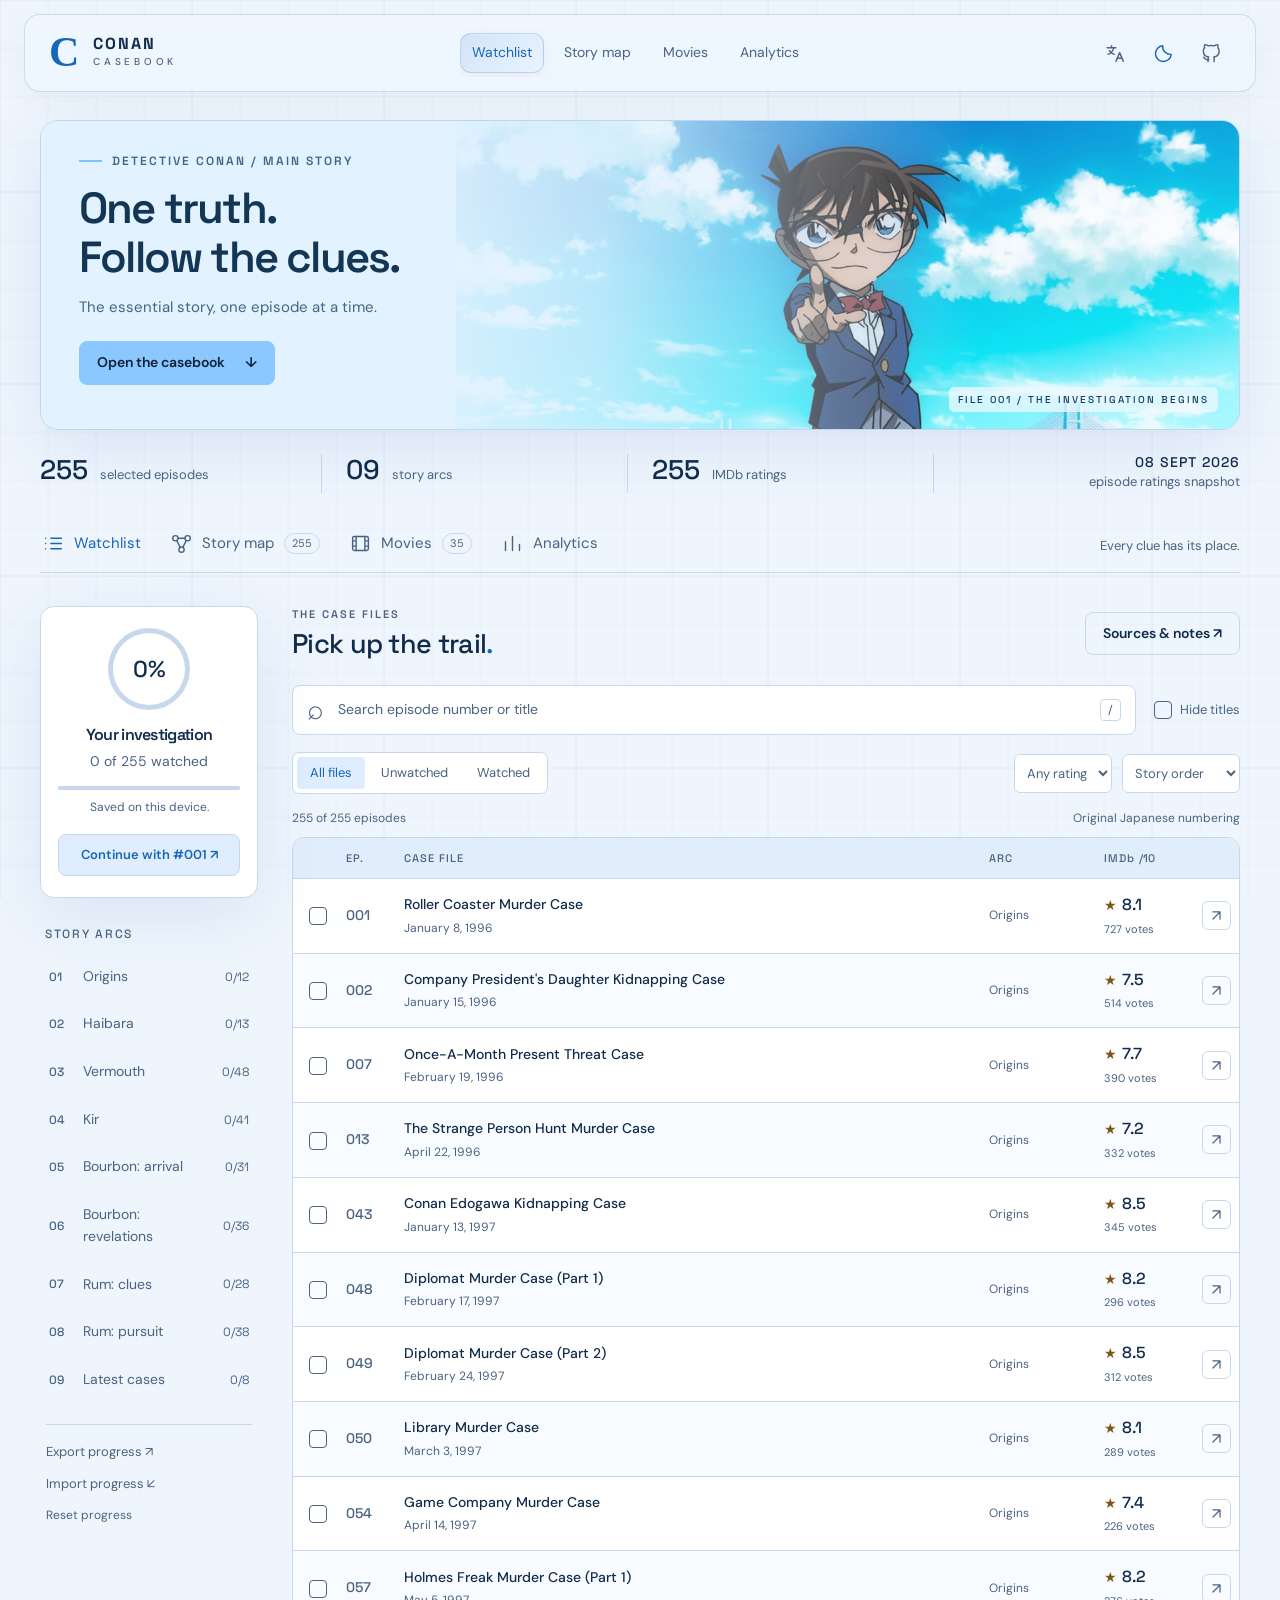
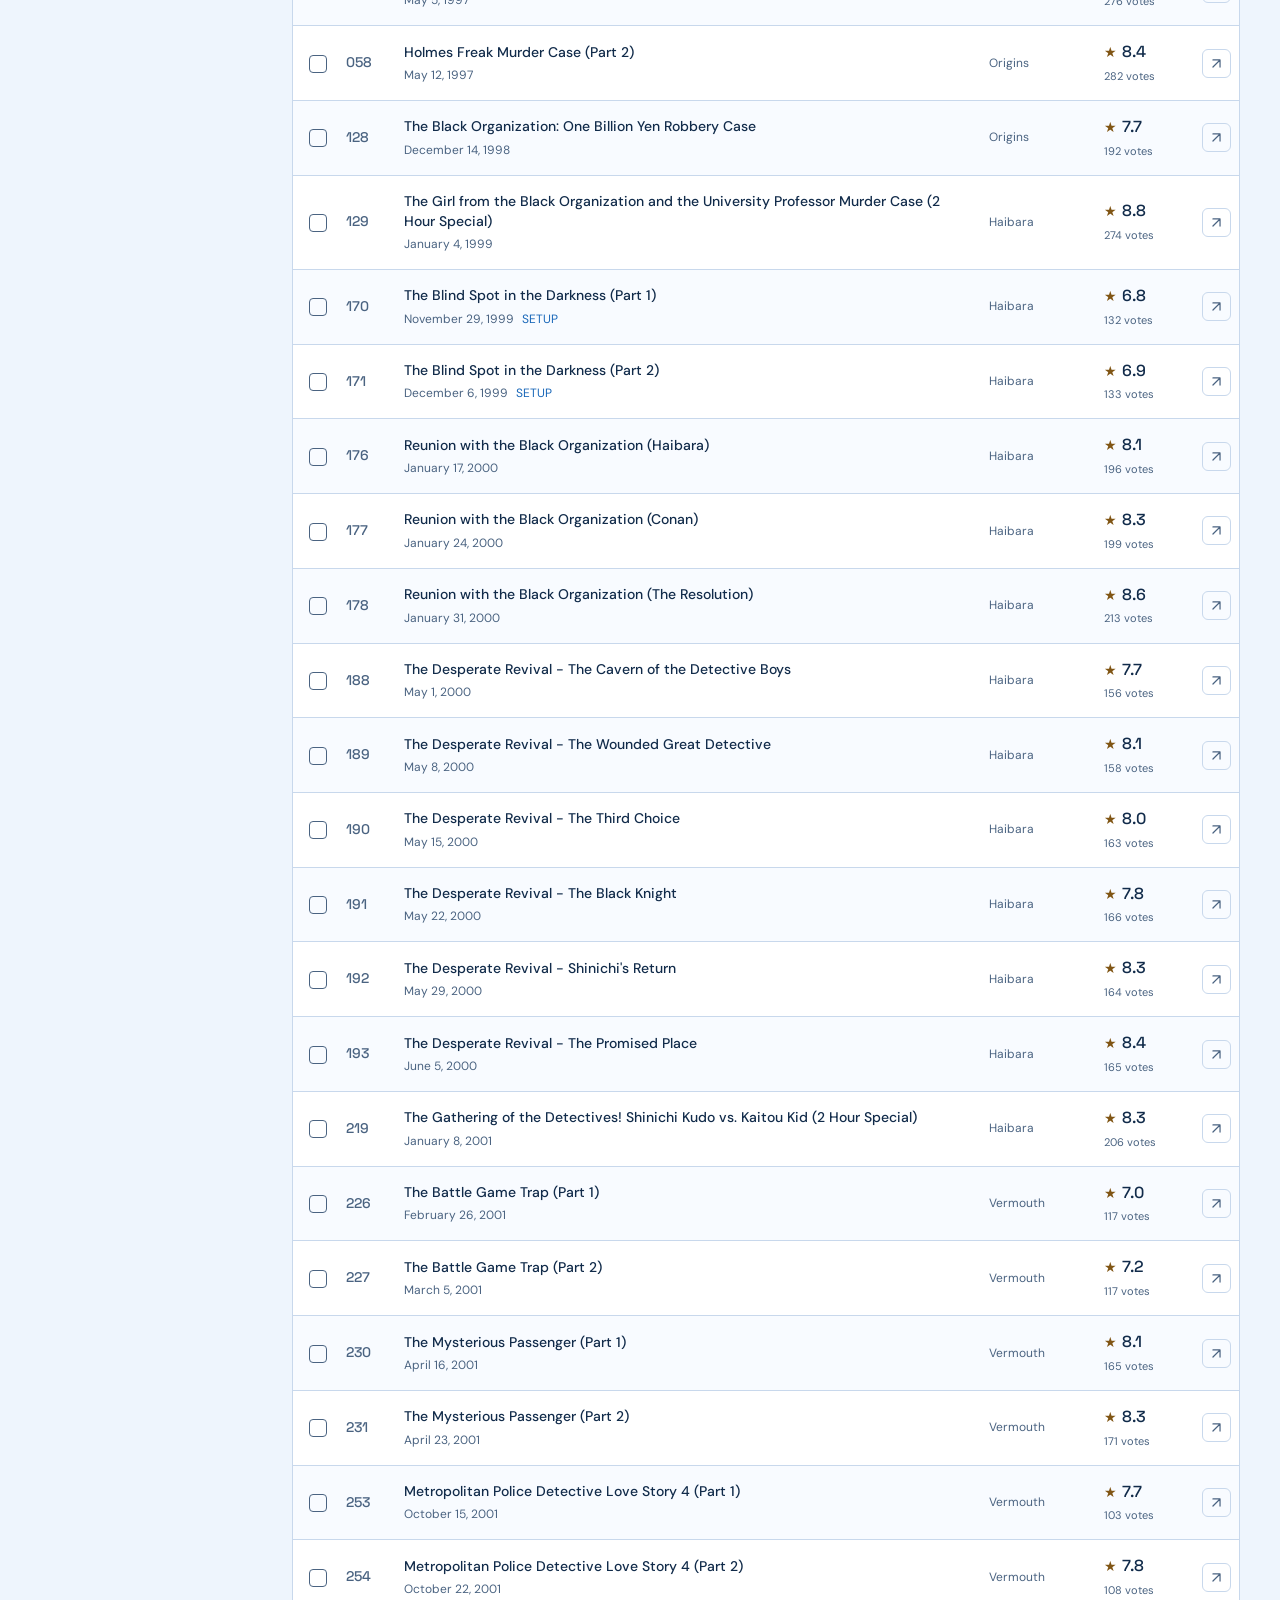
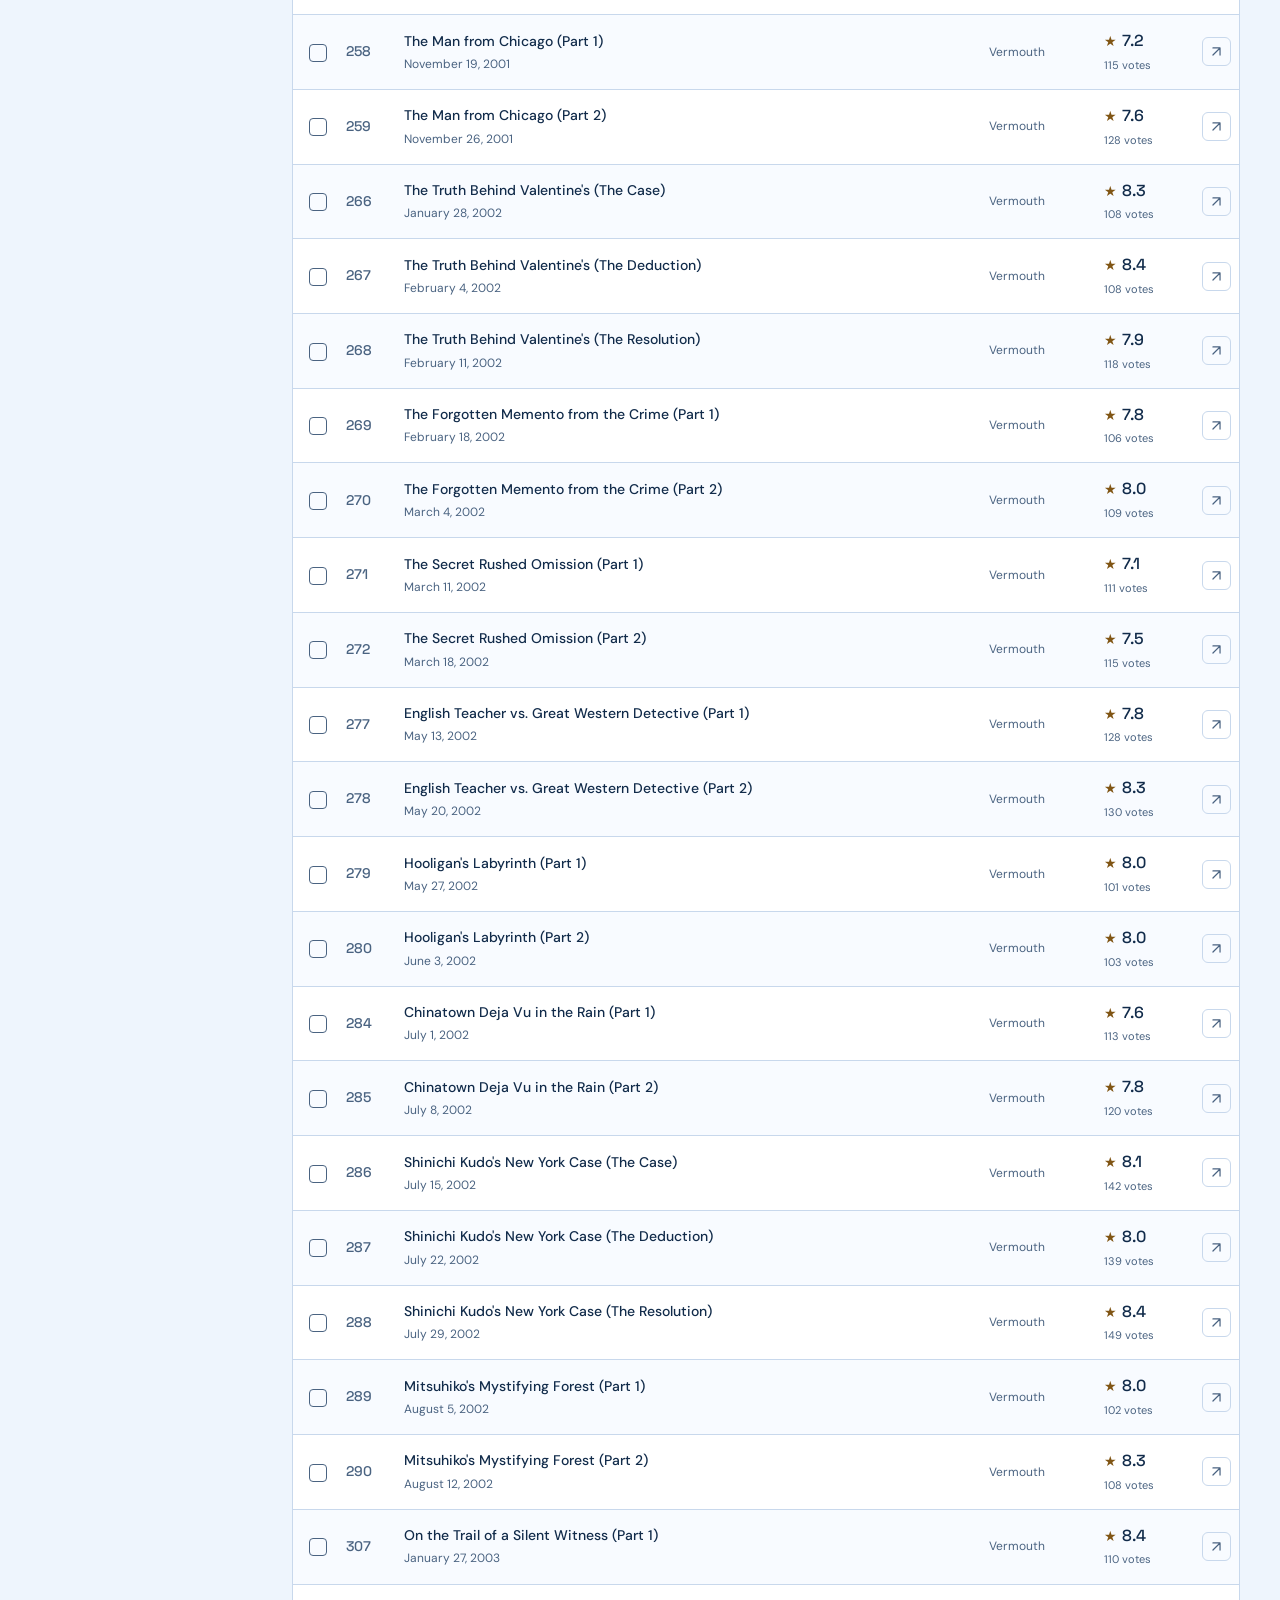
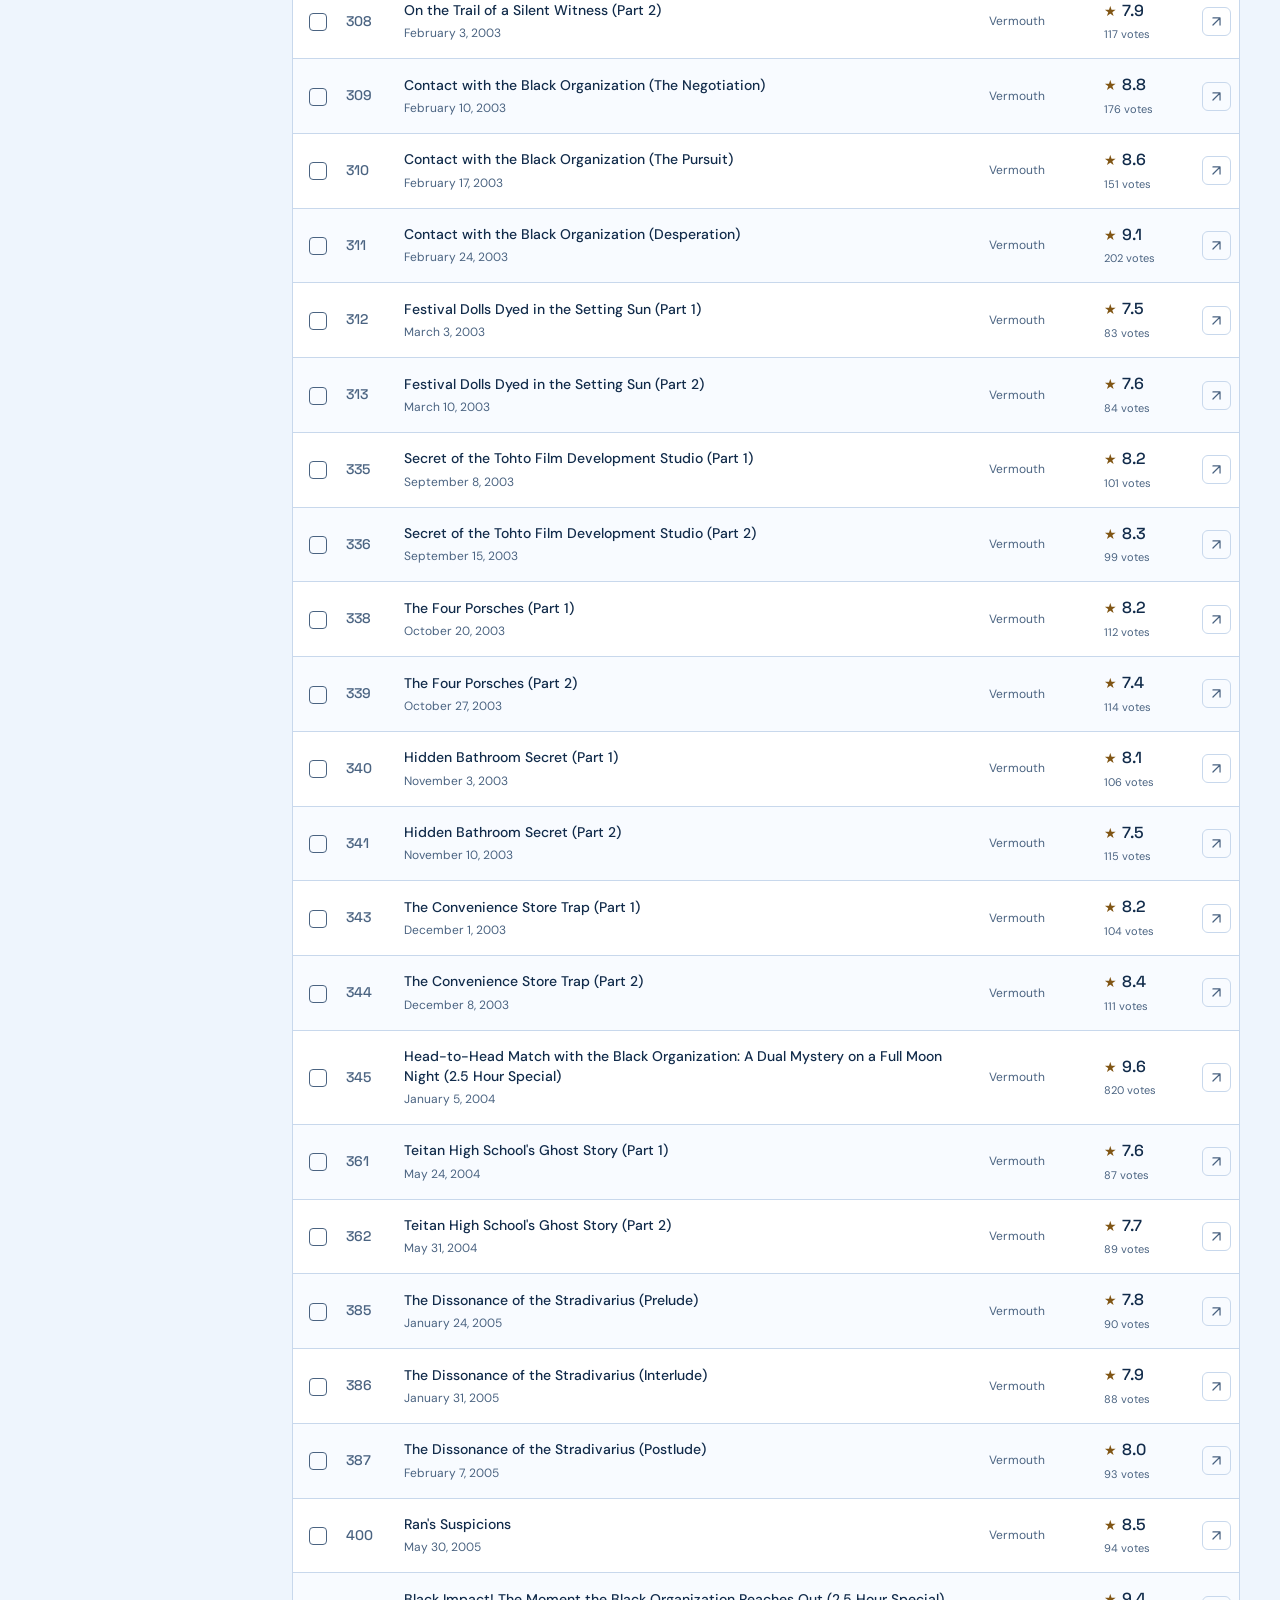
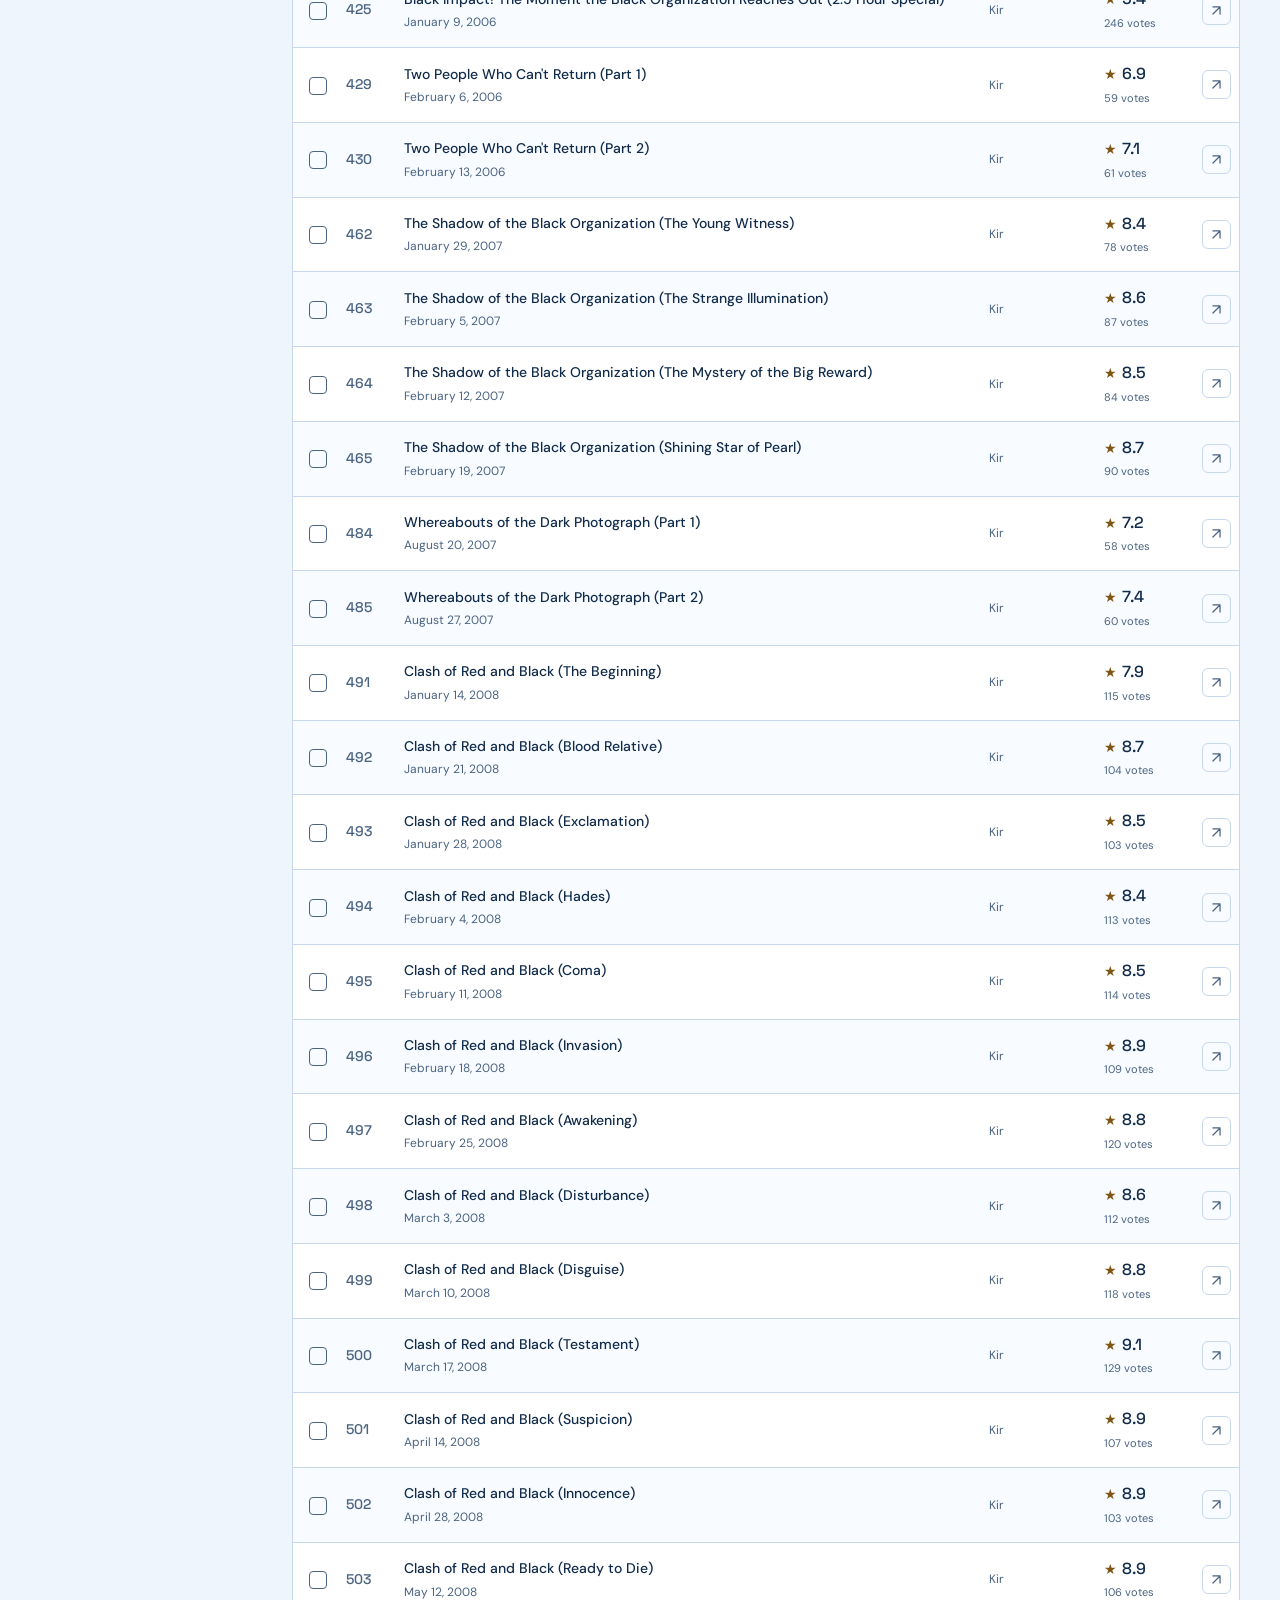
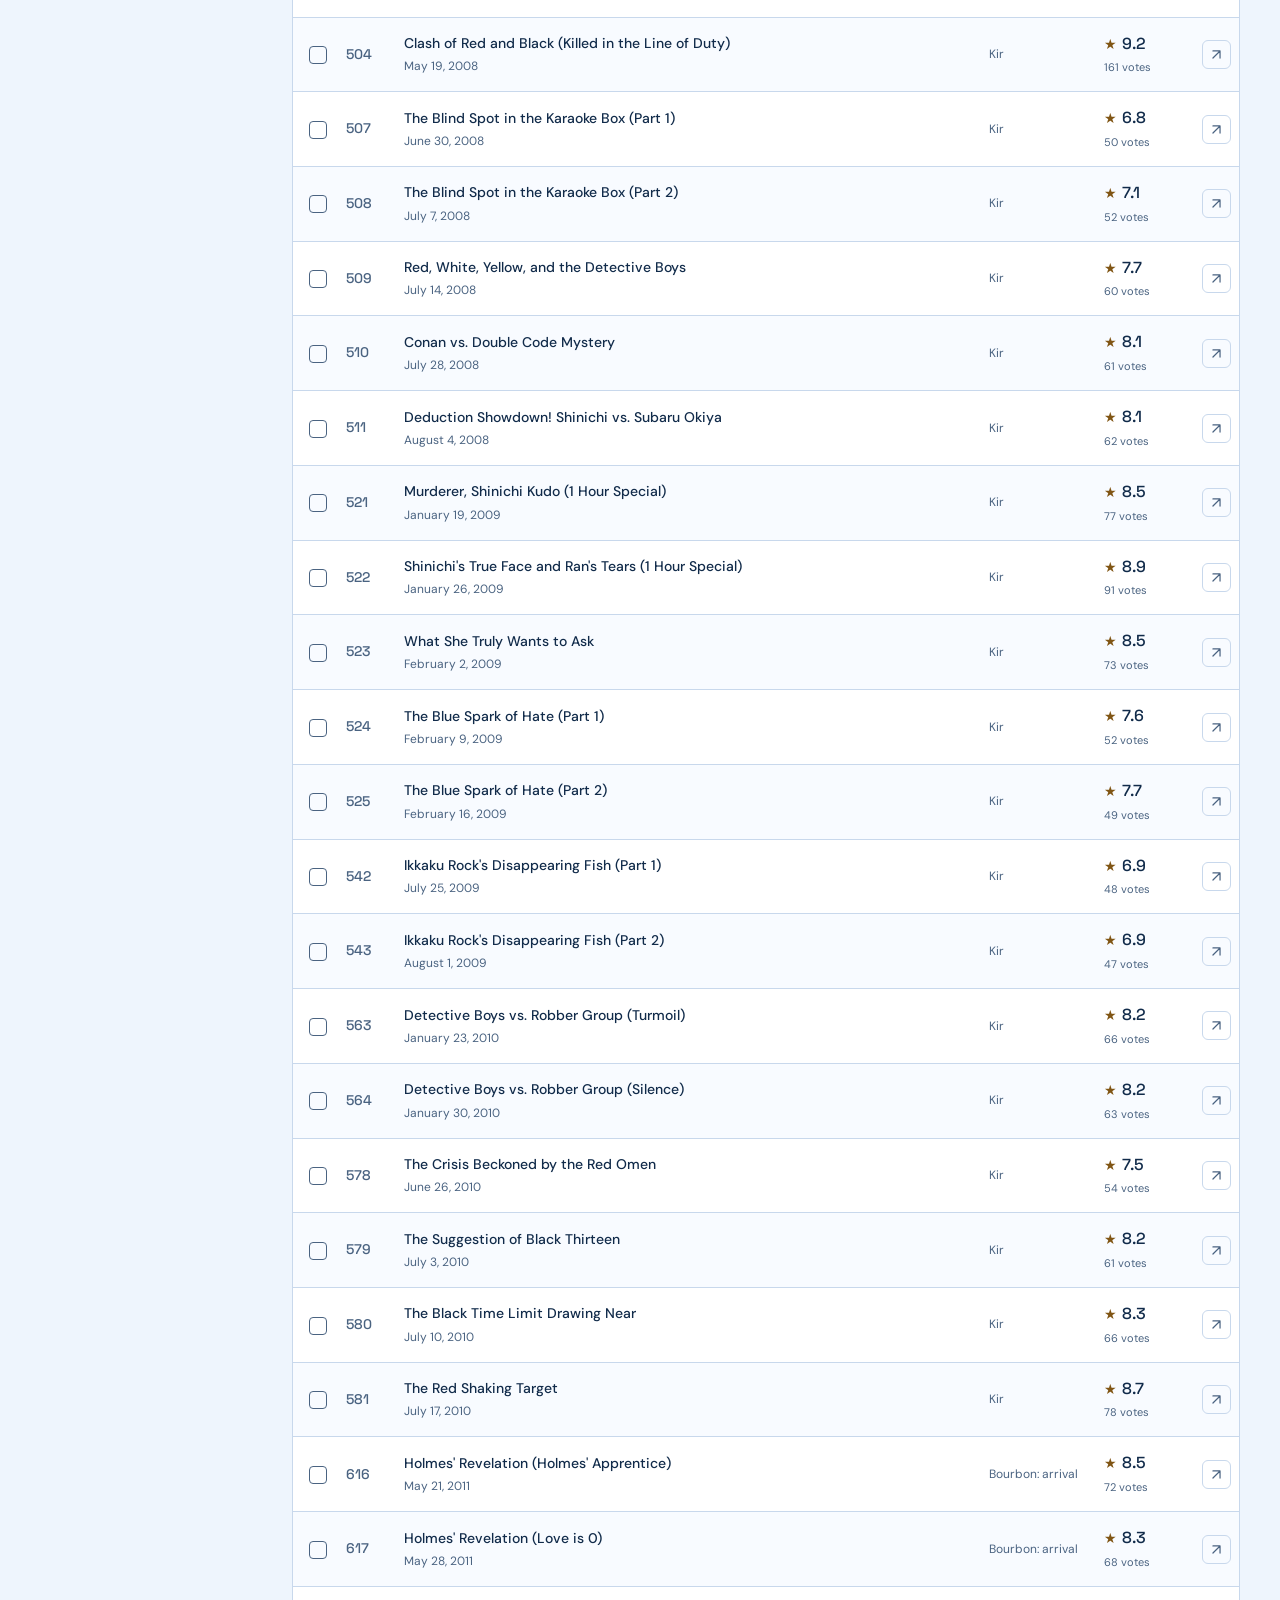
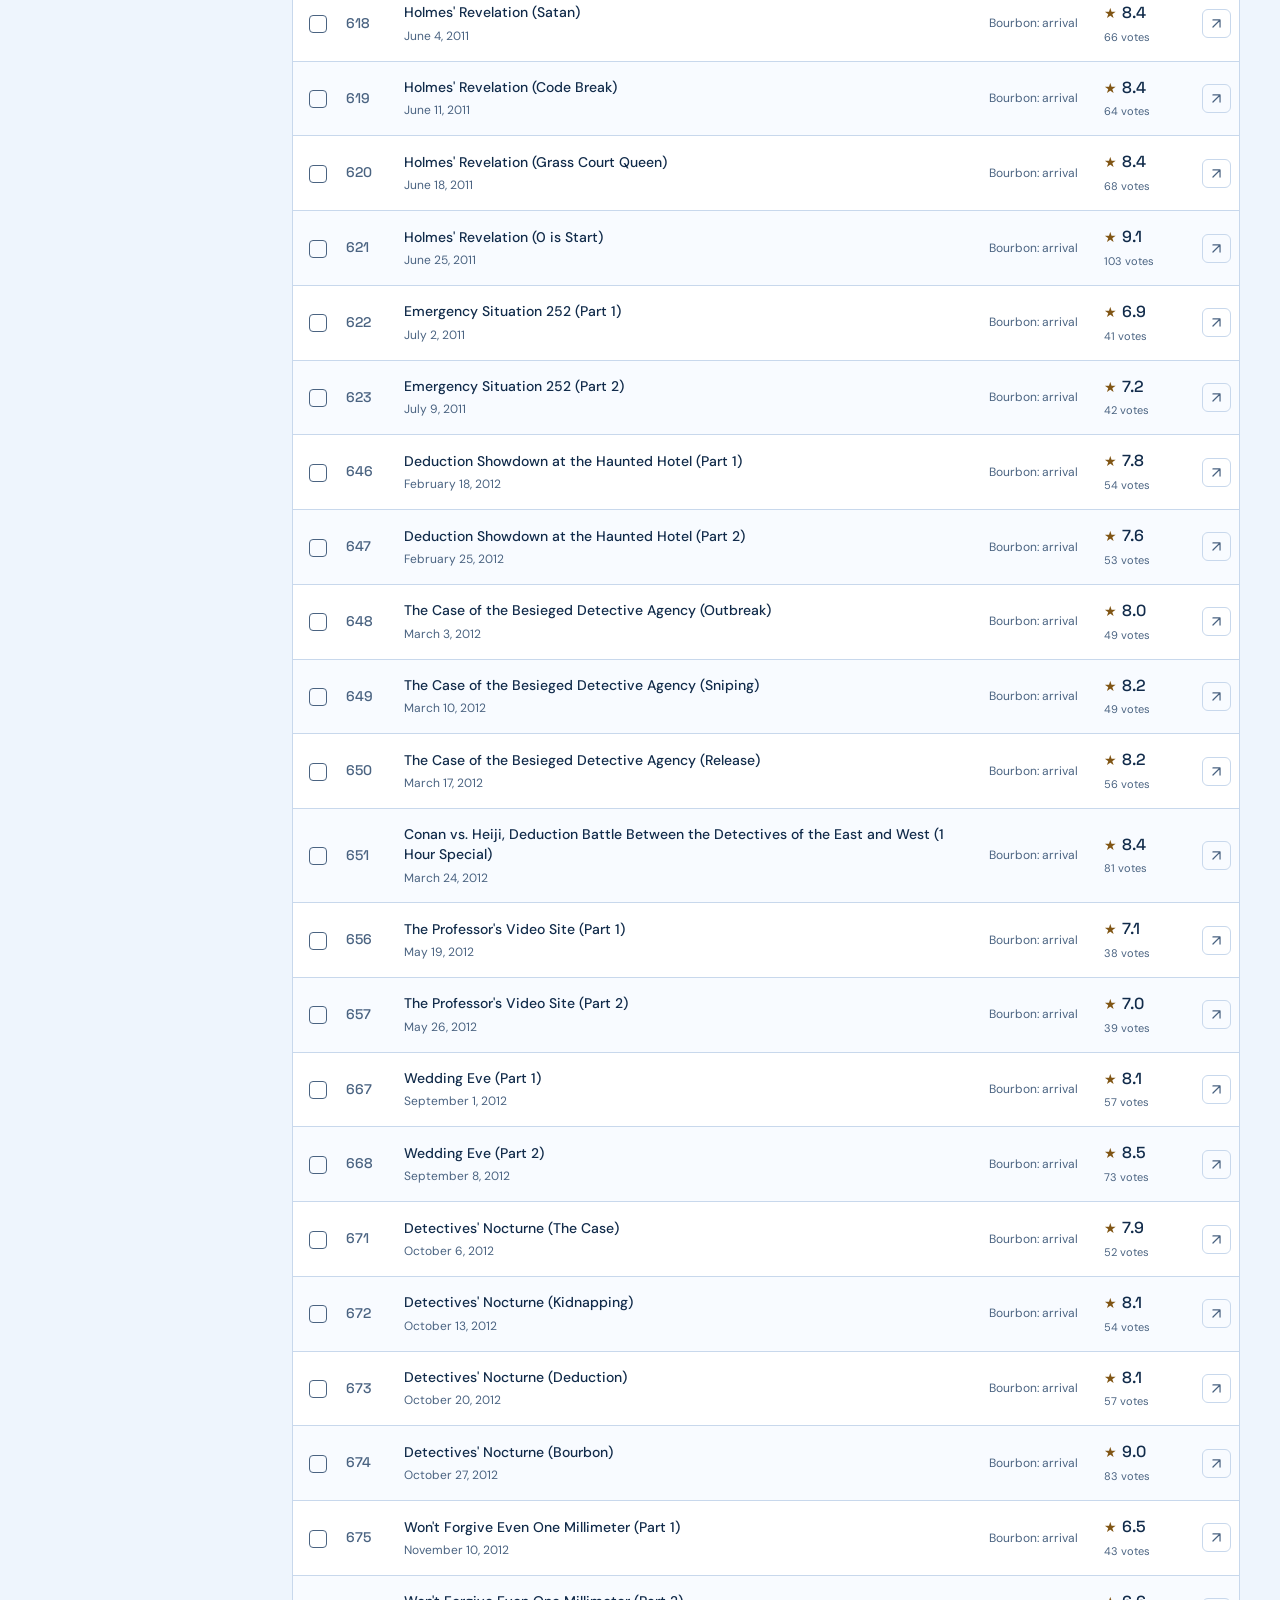
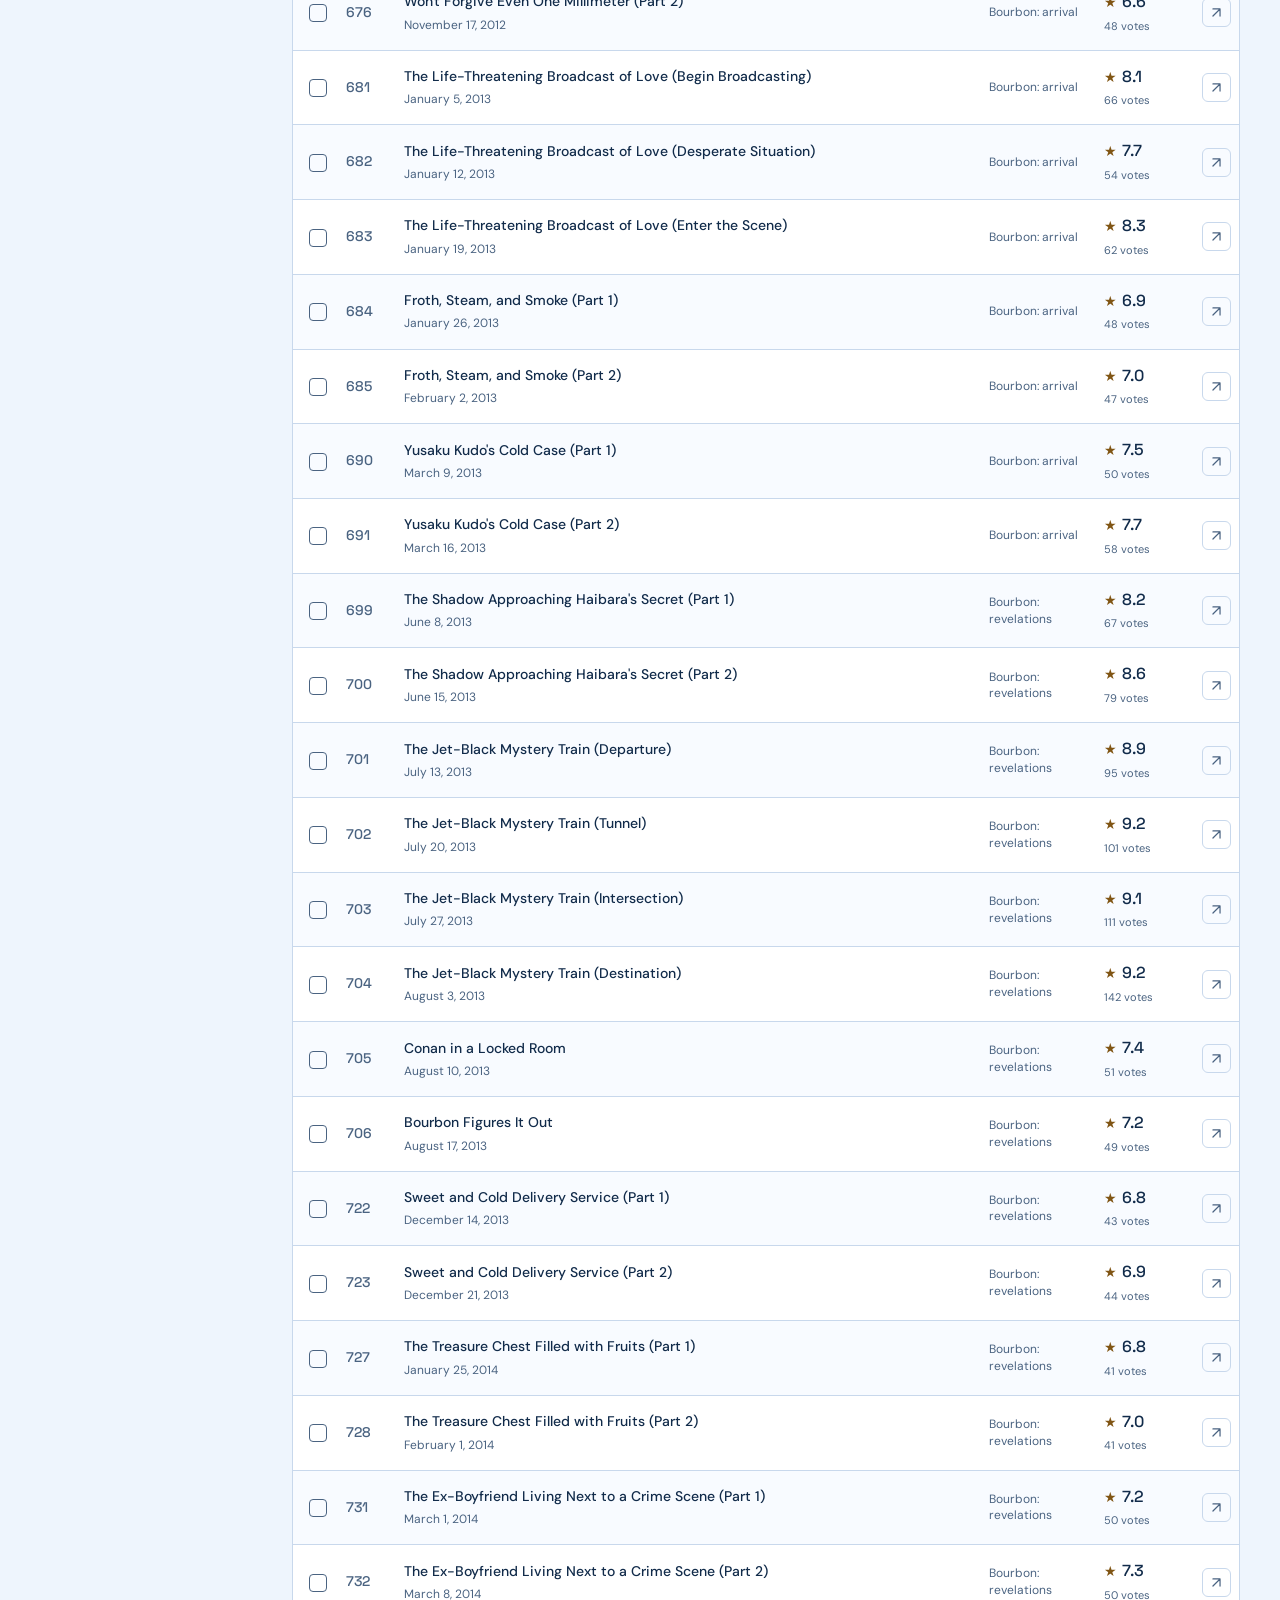
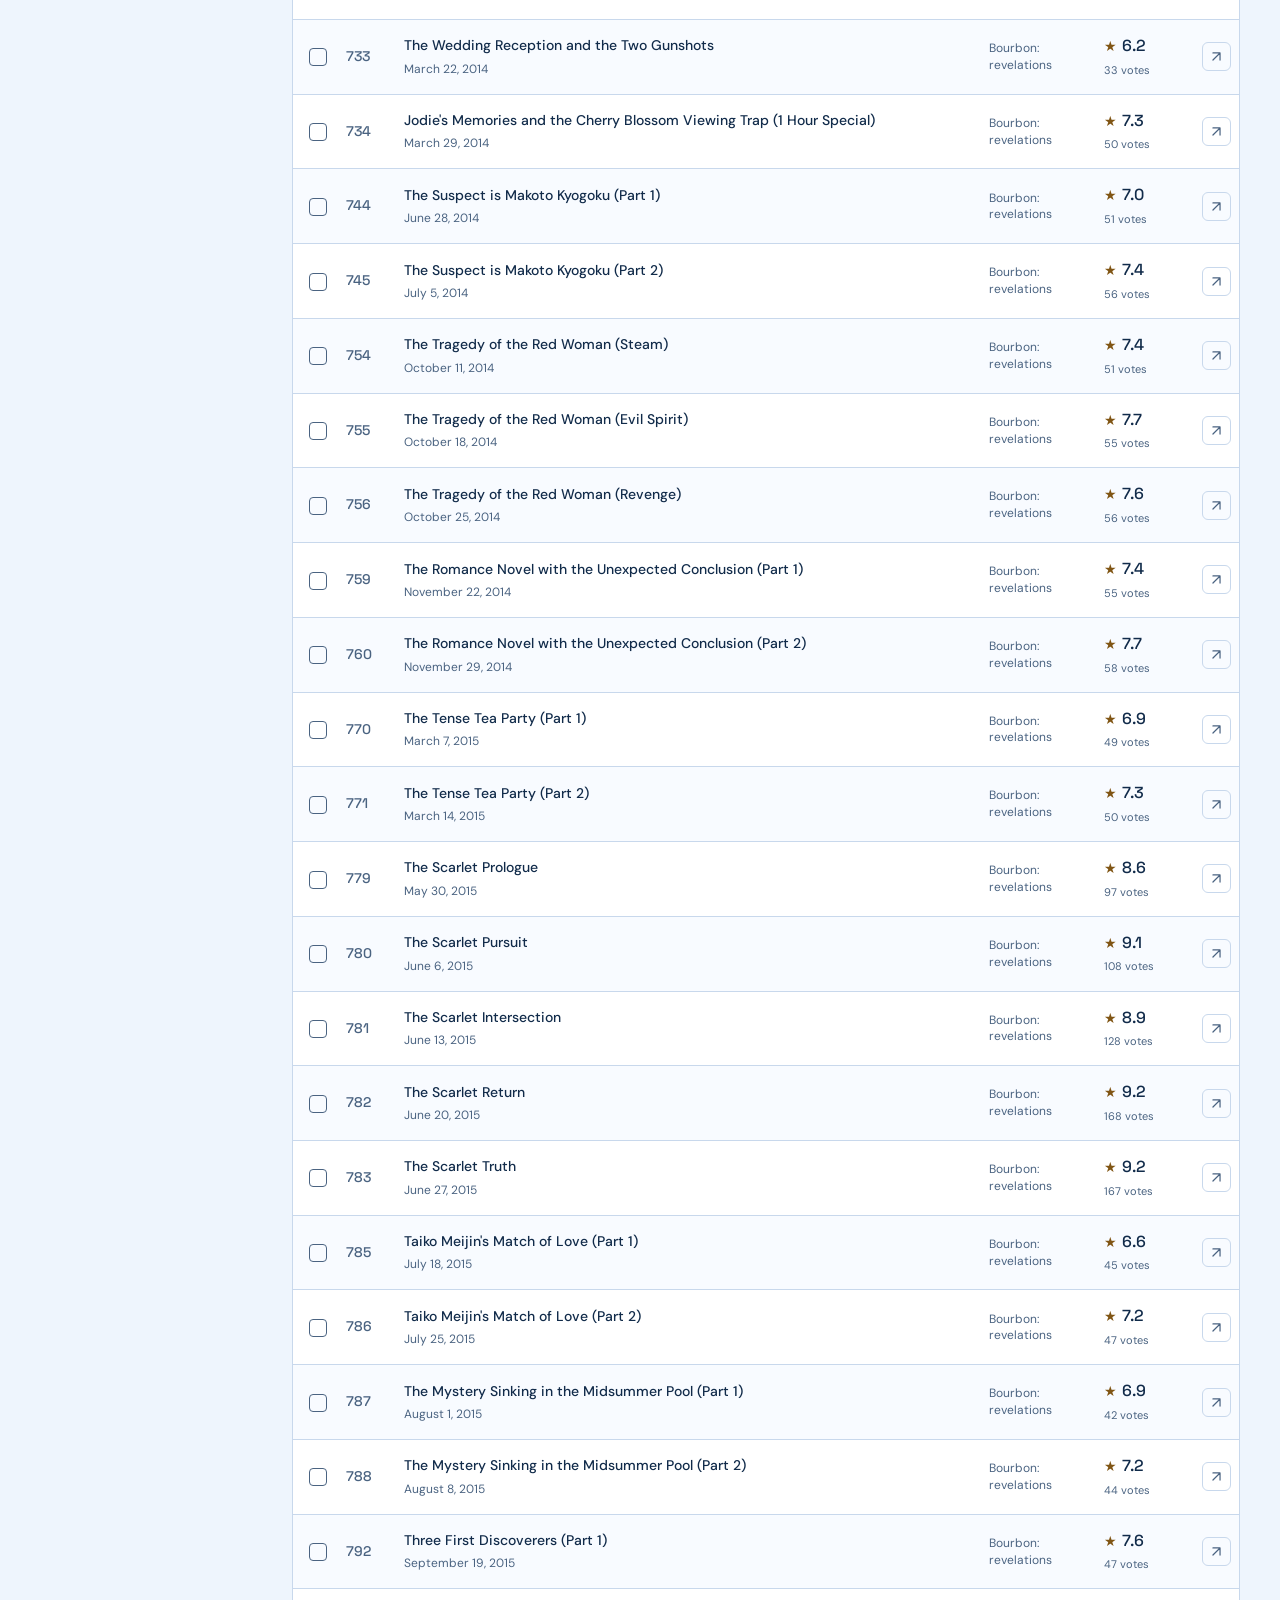
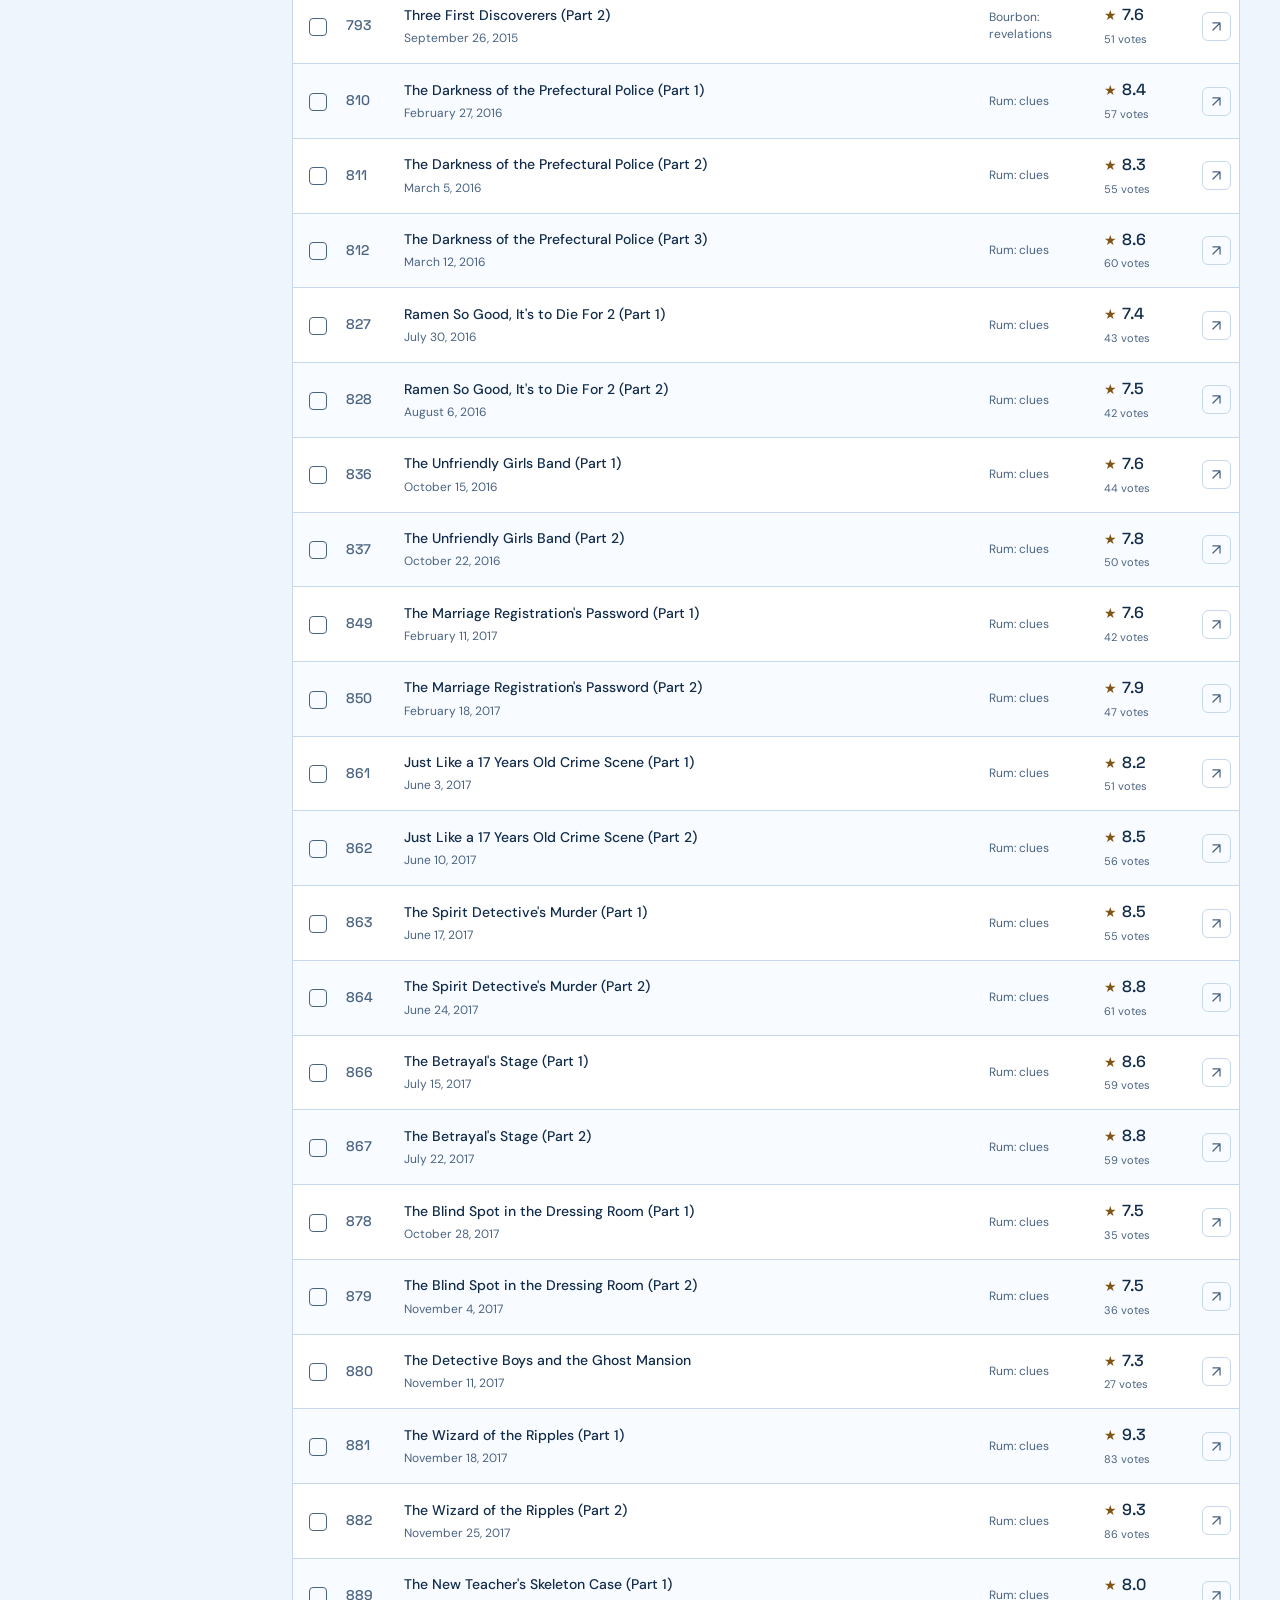
<file: index.html>
<!doctype html>
<html lang="en">
<head>
  <meta charset="utf-8">
  <meta name="viewport" content="width=device-width, initial-scale=1">
  <meta name="theme-color" content="#071225">
  <meta name="description" content="A focused Detective Conan main-story watchlist. Track episodes and movies, explore nine arcs, and check individually sourced episode IMDb ratings.">
  <title>Conan Casebook | The Main Story</title>
  <link rel="icon" href="assets/favicon.svg?v=2" type="image/svg+xml">
  <script src="assets/theme.js"></script>
  <link rel="stylesheet" href="assets/style.css?v=12">
  <script src="assets/episodes.js?v=7" defer></script>
  <script src="assets/core.js" defer></script>
  <script src="assets/graph-core.js?v=11" defer></script>
  <script src="assets/graph.js?v=11" defer></script>
  <script src="assets/movies-data.js?v=7" defer></script>
  <script src="assets/movies-core.js" defer></script>
  <script src="assets/movies.js?v=7" defer></script>
  <script src="assets/analytics-core.js?v=11" defer></script>
  <script src="assets/analytics.js?v=11" defer></script>
  <script src="assets/app.js?v=11" defer></script>
  <script src="assets/locales.js?v=11" defer></script>
  <script src="assets/language.js?v=11" defer></script>
  <script src="assets/navigation.js?v=12" defer></script>
  <script src="assets/grid-core.js" defer></script>
  <script src="assets/presentation.js?v=11" defer></script>
</head>
<body>
  <div class="ambient" aria-hidden="true"><div class="ambient-grid"></div><canvas id="ambient-canvas"></canvas><div class="pointer-light"></div></div>
  <a class="skip-link" href="#watchlist">Skip to watchlist</a>
  <header class="topbar">
    <a class="brand" href="#"><span class="brand-symbol" aria-hidden="true">C</span><span>CONAN<span class="brand-sub">CASEBOOK</span></span></a>
    <nav aria-label="Main navigation">
      <a class="nav-active" href="#watchlist" data-view-link="list">Watchlist</a>
      <a href="#story-map" data-view-link="graph">Story map</a>
      <a href="#movies" data-view-link="movies">Movies</a>
      <a href="#analytics" data-view-link="analytics">Analytics</a>
    </nav>
    <div class="nav-tools">
      <div class="language-control">
        <button id="language-toggle" class="icon-button" aria-label="Choose language" aria-expanded="false" aria-controls="language-card" aria-haspopup="menu"><svg viewBox="0 0 24 24" aria-hidden="true"><path d="M2.5 5.5h10M7.5 3v2.5M10 5.5c-.7 3.2-2.8 5.8-6.5 7.5M5 8.6c1.2 1.9 3 3.4 5.4 4.4M12.5 21l4.25-10L21 21M14.1 17.4h5.3"/></svg></button>
        <div id="language-card" class="language-card" role="menu" aria-label="Website language" hidden>
          <button role="menuitemradio" aria-checked="true" data-language="en"><span lang="en">English</span></button>
          <button role="menuitemradio" aria-checked="false" data-language="ckb"><span lang="ckb" dir="rtl">کوردیی ناوەندی</span></button>
          <button role="menuitemradio" aria-checked="false" data-language="ar"><span lang="ar" dir="rtl">العربية</span></button>
          <button role="menuitemradio" aria-checked="false" data-language="ja"><span lang="ja">日本語</span></button>
        </div>
      </div>
      <button id="theme-toggle" class="icon-button theme-toggle" aria-label="Switch to light theme" title="Switch theme">
        <svg class="sun-icon" viewBox="0 0 24 24" aria-hidden="true"><circle cx="12" cy="12" r="4"/><path d="M12 2v2m0 16v2M2 12h2m16 0h2M5 5l1.4 1.4m11.2 11.2L19 19M5 19l1.4-1.4M17.6 6.4 19 5"/></svg>
        <svg class="moon-icon" viewBox="0 0 24 24" aria-hidden="true"><path d="M20.8 13A9 9 0 0 1 11 3.2 9 9 0 1 0 20.8 13Z"/></svg>
      </button>
      <a class="icon-button github-icon" href="https://github.com/SawabS" target="_blank" rel="noopener noreferrer" aria-label="SawabS on GitHub" title="Created by SawabS">
        <svg viewBox="0 0 24 24" aria-hidden="true"><path d="M9 19c-4.3 1.3-4.3-2.2-6-2.7m12 5v-3.3c0-.9.1-1.4-.4-2 3-.3 6.1-1.5 6.1-6.8a5.3 5.3 0 0 0-1.4-3.7c.1-.4.6-1.8-.2-3.6 0 0-1.2-.4-3.9 1.4a13.5 13.5 0 0 0-7 0C5.5 1.5 4.3 1.9 4.3 1.9c-.8 1.8-.3 3.2-.2 3.6a5.3 5.3 0 0 0-1.4 3.7c0 5.3 3.1 6.5 6.1 6.8-.4.4-.7 1-.7 2v3.3"/></svg>
      </a>
    </div>
  </header>
  <main class="page">
    <section class="hero" aria-labelledby="hero-title">
      <img class="hero-art" src="assets/conan-moon.jpg" alt="Conan Edogawa standing above the city under a full moon" width="704" height="396" fetchpriority="high">
      <div class="hero-copy"><p class="eyebrow"><span class="accent-line"></span>DETECTIVE CONAN / MAIN STORY</p><h1 id="hero-title">One truth.<br>Follow the clues.</h1><p class="hero-description">The essential story, one episode at a time.</p><a class="button primary" href="#watchlist">Open the casebook <span aria-hidden="true">↓</span></a></div>
      <div class="hero-caption" aria-hidden="true">FILE 001 / THE INVESTIGATION BEGINS</div>
    </section>
    <div class="overview" aria-label="Watchlist overview">
      <div><strong id="total-count">255</strong><span>selected episodes</span></div><div><strong>09</strong><span>story arcs</span></div><div><strong id="rated-count">255</strong><span>IMDb ratings</span></div><div class="overview-date"><strong>07 SEP 2026</strong><span>episode ratings snapshot</span></div>
    </div>
    <div class="view-bar">
      <div class="view-tabs" role="tablist" aria-label="Explore the casebook">
        <button id="list-tab" role="tab" aria-selected="true" aria-controls="watchlist" data-view="list"><svg viewBox="0 0 24 24" aria-hidden="true"><path d="M9 6h12M9 12h12M9 18h12M3 6h.01M3 12h.01M3 18h.01"/></svg>Watchlist</button>
        <button id="graph-tab" role="tab" aria-selected="false" aria-controls="story-map" tabindex="-1" data-view="graph"><svg viewBox="0 0 24 24" aria-hidden="true"><circle cx="5" cy="6" r="3"/><circle cx="19" cy="6" r="3"/><circle cx="12" cy="19" r="3"/><path d="M8 6h8M6.5 8.5l4 8M17.5 8.5l-4 8"/></svg>Story map<span class="tab-count">255</span></button>
        <button id="movies-tab" role="tab" aria-selected="false" aria-controls="movies" tabindex="-1" data-view="movies"><svg viewBox="0 0 24 24" aria-hidden="true"><rect x="3" y="4" width="18" height="16" rx="2"/><path d="M7 4v16M17 4v16M3 9h4M3 15h4M17 9h4M17 15h4"/></svg>Movies<span class="tab-count">35</span></button>
        <button id="analytics-tab" role="tab" aria-selected="false" aria-controls="analytics" tabindex="-1" data-view="analytics"><svg viewBox="0 0 24 24" aria-hidden="true"><path d="M4 20V10m8 10V4m8 16v-7"/></svg>Analytics</button>
      </div>
      <span class="view-caption">Every clue has its place.</span>
    </div>
    <section id="watchlist" class="workspace" role="tabpanel" aria-labelledby="list-tab">
      <aside class="sidebar">
        <section class="progress-card" aria-labelledby="progress-title"><div class="progress-ring" id="progress-ring"><span id="progress-percent">0%</span></div><h2 id="progress-title">Your investigation</h2><p id="progress-text">0 of 255 watched</p><progress id="progress-bar" max="255" value="0" aria-label="Episodes watched"></progress><p class="local-note" id="storage-note">Saved on this device.</p><button id="continue-button" class="button continue">Continue with #001 <span aria-hidden="true">↗</span></button></section>
        <div class="section-label">STORY ARCS <button id="clear-arc" class="text-button" hidden>Clear</button></div><nav id="arc-list" class="arc-list" aria-label="Filter by story arc"></nav>
        <div class="backup-controls"><button id="export-button" class="text-button">Export progress ↗</button><button id="import-button" class="text-button">Import progress ↙</button><input type="file" id="import-file" accept=".json,application/json" hidden><button id="reset-button" class="text-button muted">Reset progress</button></div>
      </aside>
      <div class="case-list">
        <div class="list-heading"><div><p class="eyebrow">THE CASE FILES</p><h2>Pick up the trail<span class="accent-dot">.</span></h2></div><button id="sources-button" class="button quiet">Sources & notes ↗</button></div>
        <div class="search-row"><label class="search-box"><span aria-hidden="true">⌕</span><input id="search" type="search" placeholder="Search episode number or title" aria-label="Search episode number or title" autocomplete="off"><kbd aria-hidden="true">/</kbd></label><label class="hide-titles"><input type="checkbox" id="hide-titles">Hide titles</label></div>
        <div class="filter-row"><div class="status-tabs" role="group" aria-label="Watch status"><button type="button" data-status="all" aria-pressed="true">All files</button><button type="button" data-status="unwatched" aria-pressed="false">Unwatched</button><button type="button" data-status="watched" aria-pressed="false">Watched</button></div><div class="selects"><label><span class="sr-only">Minimum IMDb rating</span><select id="rating-filter"><option value="0">Any rating</option><option value="8">★ 8.0+</option><option value="9">★ 9.0+</option></select></label><label><span class="sr-only">Sort episodes</span><select id="sort"><option value="episode">Story order</option><option value="rating">Highest rated</option></select></label></div></div>
        <div class="results-meta"><p id="result-count" role="status" aria-live="polite">255 episodes</p><span>Original Japanese numbering</span></div>
        <div class="table-wrap"><table class="episode-table"><caption class="sr-only">Selected main-story episodes with individual IMDb ratings and watch status</caption><thead><tr><th scope="col"><span class="sr-only">Watched</span></th><th scope="col">EP.</th><th scope="col">CASE FILE</th><th scope="col" class="arc-column">ARC</th><th scope="col">IMDb <span>/10</span></th><th scope="col"><span class="sr-only">Sources and episode details</span></th></tr></thead><tbody id="episode-list"></tbody></table></div>
        <div class="empty-state" id="empty-state" hidden><span aria-hidden="true">⌕</span><h3>No clues here.</h3><p>Try another title, episode number, or filter.</p><button class="button primary" id="clear-filters">Clear filters</button></div>
        <p class="list-footnote">Ratings checked 7 September 2026. Titles and linked sources may reveal story details.</p>
        <noscript><p>This interactive watchlist needs JavaScript. <a href="https://github.com/SawabS/DetectiveConanMainPlot/blob/main/detective_conan_main_story_watch_guide.md">Read the complete Markdown guide</a>.</p></noscript>
      </div>
    </section>
    <section id="story-map" class="graph-panel" role="tabpanel" aria-labelledby="graph-tab" hidden>
      <div class="graph-heading"><div><h2>A constellation of clues</h2><p>Each dot is an episode. Each constellation is an arc.</p></div><label class="hide-titles"><input type="checkbox" id="graph-hide-titles">Hide titles</label></div>
      <div class="graph-toolbar">
        <label class="graph-arc-picker"><span class="sr-only">Focus on a story arc</span><select id="graph-arc"><option value="0">All nine arcs</option></select></label>
        <label class="graph-search"><span class="sr-only">Find an episode in the graph</span><input id="graph-search" type="search" inputmode="numeric" placeholder="Episode #" aria-label="Find an episode in the graph"><button id="graph-find" class="text-button">Find</button></label>
        <div class="graph-zoom" role="group" aria-label="Graph zoom"><button id="zoom-out" class="icon-button" aria-label="Zoom out"><svg viewBox="0 0 24 24" aria-hidden="true"><path d="M6 12h12"/></svg></button><output id="zoom-label" aria-live="polite">100%</output><button id="zoom-in" class="icon-button" aria-label="Zoom in"><svg viewBox="0 0 24 24" aria-hidden="true"><path d="M6 12h12M12 6v12"/></svg></button><button id="graph-fit" class="button quiet">Fit all</button></div>
      </div>
      <div class="graph-layout">
        <div class="graph-stage" id="graph-stage">
          <svg id="story-graph" viewBox="0 0 1200 1000" aria-labelledby="graph-svg-title graph-svg-description" tabindex="0"><title id="graph-svg-title">Detective Conan arc and episode map</title><desc id="graph-svg-description">Nine arc clusters with one node per selected episode. Select a node for details. Use arrow keys to move between nodes, plus and minus to zoom, and Home to fit all. Drag the empty canvas to pan. Use the episode search or arc selector as an alternative.</desc><g id="graph-world"></g></svg>
          <p class="graph-hint">Drag to explore · + / − to zoom · Select a node to see its links</p>
          <div class="graph-watermark" aria-hidden="true">The main story<br><span>001 → 1205</span></div>
        </div>
        <aside class="graph-inspector" id="graph-inspector" aria-label="Selected arc or episode"><div id="graph-card"></div></aside>
      </div>
      <div class="graph-legend"><span><i class="legend-node"></i>Episode</span><span><i class="legend-hub"></i>Arc</span><span><i class="legend-watched" aria-hidden="true"><svg viewBox="-7 -7 14 14"><path d="M-3.5 0-1.3 2.5 3.5-2.5"/></svg></i>Watched</span><span><i class="legend-edge"></i>Arc watch order</span><span><i class="legend-energy"></i>Energy: links from the selection</span><span>Node size: IMDb rating</span></div>
      <p id="graph-status" class="graph-status" role="status" aria-live="polite">255 episodes across nine arcs.</p>
    </section>
    <section id="movies" class="movies-panel" role="tabpanel" aria-labelledby="movies-tab" hidden>
      <div class="movie-heading">
        <div><p class="eyebrow">THE SCREENING ROOM</p><h2>Every film.<br> One casebook.</h2><p>29 main films + 6 extras, in release order.</p></div>
        <div class="movie-progress"><p id="movie-progress-text">0 of 35 watched</p><progress id="movie-progress-bar" max="35" value="0" aria-label="Movies watched"></progress><small id="movie-storage-note">Saved on this device.</small><div class="movie-backups"><button id="movie-export" class="text-button">Export progress ↗</button><button id="movie-import" class="text-button">Import progress ↙</button><input id="movie-import-file" type="file" accept=".json,application/json" hidden></div></div>
      </div>
      <div class="movie-toolbar">
        <label class="search-box"><span aria-hidden="true">⌕</span><input id="movie-search" type="search" placeholder="Search title, film number, or year" aria-label="Search movies by title, number, or year" autocomplete="off"></label>
        <label><span class="sr-only">Movie category</span><select id="movie-category"><option value="all">All films</option><option value="main">Main films (29)</option><option value="crossover">Crossover (1)</option><option value="compilation">Compilations (3)</option><option value="short">3D shorts (2)</option></select></label>
        <label><span class="sr-only">Movie watch status</span><select id="movie-status"><option value="all">Any status</option><option value="unwatched">Unwatched</option><option value="watched">Watched</option></select></label>
        <label><span class="sr-only">Sort movies</span><select id="movie-sort"><option value="release">Release order</option><option value="newest">Newest first</option></select></label>
      </div>
      <div class="results-meta"><p id="movie-result-count" role="status" aria-live="polite" tabindex="-1">35 films</p><a href="https://github.com/SawabS/DetectiveConanMainPlot/blob/main/detective_conan_movies.md" target="_blank" rel="noopener noreferrer">Full movie checklist ↗</a></div>
      <div id="movie-grid" class="movie-grid"></div>
      <div id="movie-empty" class="empty-state" hidden><h3>No matching films.</h3><p>Try another title, year, or category.</p><button id="movie-clear" class="button quiet">Clear filters</button></div>
      <div class="movie-sources"><p id="movie-reviewed">Catalog checked 7 September 2026. Japanese release dates. TV specials, OVAs, and unreleased films are excluded.</p><p><a href="https://www.detectiveconanworld.com/wiki/Movies" target="_blank" rel="noopener noreferrer">Detective Conan World ↗</a> · <a href="https://www.tms-e.co.jp/global/alltitles/conan/" target="_blank" rel="noopener noreferrer">TMS official catalog ↗</a> · <a href="data/movies.json">Movie data ↗</a></p><p>Artwork belongs to its respective rights holders. Image sources are recorded in the movie data.</p></div>
      <noscript><p><a href="https://github.com/SawabS/DetectiveConanMainPlot/blob/main/detective_conan_movies.md">Read the complete movie checklist</a>.</p></noscript>
    </section>
    <section id="analytics" class="analytics-panel" role="tabpanel" aria-labelledby="analytics-tab" hidden>
      <div class="analytics-heading"><div><p class="eyebrow">THE EVIDENCE ROOM</p><h2>Follow the numbers.</h2><p>Where the story peaks, which arcs fans rate highest, and how long you have left.</p></div><a class="button quiet" href="https://github.com/SawabS/DetectiveConanMainPlot/blob/main/data/analytics-methodology.md" target="_blank" rel="noopener noreferrer">How we count ↗</a></div>
      <div class="analytics-controls">
        <div class="analytics-scope" role="group" aria-label="Analytics dataset"><button data-analytics-scope="episodes" aria-pressed="true">Main episodes <span>255</span></button><button data-analytics-scope="movies" aria-pressed="false">Movies <span>35</span></button></div>
        <button id="analytics-focus" class="analytics-focus" data-clear-focus hidden></button>
        <label class="hide-titles"><input id="analytics-unwatched" type="checkbox">Unwatched only</label>
        <label class="hide-titles"><input id="analytics-hide-titles" type="checkbox">Hide titles</label>
        <button id="analytics-export" class="button quiet">Export CSV ↗</button>
      </div>
      <p id="analytics-status-text" class="analytics-status" role="status" aria-live="polite"></p>
      <div id="analytics-kpis" class="analytics-kpis"></div>
      <div id="analytics-empty" class="empty-state" hidden><h3>Case closed.</h3><p>Every entry in this view is watched. Turn off Unwatched only to see the full picture.</p></div>
      <div id="analytics-content">
        <section id="analytics-timeline-card" class="analytics-card" aria-labelledby="analytics-timeline-title">
          <div class="analytics-card-heading"><div><p class="eyebrow">RATINGS ACROSS THE STORY</p><h3 id="analytics-timeline-title">Ratings across the story.</h3><p id="analytics-timeline-subtitle" class="chart-note"></p></div></div>
          <div class="analytics-explorer-layout"><div><div class="analytics-chart-scroll"><div id="analytics-timeline-chart" class="analytics-timeline-chart"></div></div><div id="analytics-legend" class="analytics-legend"></div></div><aside id="analytics-inspector" class="analytics-inspector" aria-label="Selected entry" aria-live="polite"></aside></div>
        </section>
        <div class="analytics-charts">
          <section class="analytics-card" aria-labelledby="analytics-group-title"><div class="analytics-card-heading"><div><p class="eyebrow">ARC BY ARC</p><h3 id="analytics-group-title">Which arcs score highest</h3></div></div><div id="analytics-group-chart" class="analytics-arc-rows"></div><p id="analytics-group-note" class="chart-note"></p></section>
          <section class="analytics-card" aria-labelledby="analytics-top-title"><div class="analytics-card-heading"><div><p class="eyebrow">MUST-WATCH</p><h3 id="analytics-top-title">Top rated</h3></div></div><ol id="analytics-top" class="analytics-top"></ol><p id="analytics-top-note" class="chart-note"></p></section>
        </div>
        <section class="analytics-planner" aria-labelledby="analytics-planner-title"><div><p class="eyebrow">MAKE TIME FOR THE NEXT CLUE</p><h3 id="analytics-planner-title">When will you finish?</h3><div class="analytics-progress"><span id="analytics-progress-text"></span><span class="analytics-meter" aria-hidden="true"><i id="analytics-progress-bar"></i></span></div><p id="analytics-planner-description"></p><div id="analytics-next"></div></div><div class="analytics-planner-controls"><label for="analytics-daily-minutes">Daily budget <output id="analytics-daily-label" for="analytics-daily-minutes">60 min a day</output></label><input id="analytics-daily-minutes" type="range" min="15" max="180" step="15" value="60"><p id="analytics-days"></p><p id="analytics-finish" class="analytics-finish"></p></div></section>
      </div>
      <details class="analytics-table-details"><summary>View the data table</summary><div class="analytics-chart-scroll"><table class="analytics-table"><caption class="sr-only">Entries in this view with IMDb scores, vote counts, release dates, and listed durations</caption><thead><tr><th scope="col">Entry</th><th scope="col">Title</th><th scope="col" id="analytics-group-heading">Arc</th><th scope="col">Released</th><th scope="col">IMDb /10</th><th scope="col">Votes</th><th scope="col">Listed min</th><th scope="col">Watched</th></tr></thead><tbody id="analytics-table-body"></tbody></table></div></details>
      <div class="analytics-methodology"><p id="analytics-source-note"></p><p>Episode durations use <a href="https://www.tvmaze.com/shows/5429/meitantei-conan" target="_blank" rel="noopener noreferrer">TVmaze broadcast listings</a> and may include advertising. Movie durations use film listings; editions differ. Time totals are planning figures, not exact streaming playback times.</p><p>IMDb ratings are dated user-score snapshots. A higher vote count indicates more ratings, not a guarantee of quality. Charts describe this curated selection, not every Detective Conan episode. <a href="https://github.com/SawabS/DetectiveConanMainPlot/blob/main/data/analytics-methodology.md" target="_blank" rel="noopener noreferrer">Definitions & sources ↗</a></p></div>
      <div id="analytics-tooltip" class="analytics-tooltip" role="tooltip" hidden></div>
    </section>
    <footer><a class="footer-brand" href="#">CONAN CASEBOOK <span>↑</span></a><p>Created by <a class="creator-credit" href="https://github.com/SawabS" target="_blank" rel="noopener noreferrer">SawabS ↗</a><span class="footer-separator"> / </span>Unofficial fan project.</p><button class="text-button" id="credits-button">Artwork credits</button></footer>
  </main>
  <div id="notice" class="toast" role="status" aria-live="polite" hidden></div>
  <dialog id="detail-dialog" aria-labelledby="detail-title"><div class="dialog-top"><p class="eyebrow" id="detail-number"></p><button class="close-button" data-close aria-label="Close episode details">×</button></div><h2 id="detail-title"></h2><div id="detail-content"></div><button class="button primary" id="detail-watch"></button></dialog>
  <dialog id="sources-dialog" aria-labelledby="sources-title"><div class="dialog-top"><p class="eyebrow">THE PAPER TRAIL</p><button class="close-button" data-close aria-label="Close sources">×</button></div><h2 id="sources-title">Every episode. A source.</h2><p>255 main-story episodes across nine arcs, listed in Japanese broadcast order. Each IMDb score is matched to its episode by title, release year, and part number.</p><ul class="source-list"><li><a href="https://www.detectiveconanworld.com/wiki/Anime" target="_blank" rel="noopener noreferrer">Detective Conan World ↗</a><span>Episode titles, original broadcasts, and case pages.</span></li><li><a href="https://www.xerblade.com/p/detective-conan-important-episode-list.html" target="_blank" rel="noopener noreferrer">XerBlade's episode guide ↗</a><span>Reference for main-story episodes and prerequisites.</span></li><li><a href="https://developer.imdb.com/non-commercial-datasets/" target="_blank" rel="noopener noreferrer">IMDb non-commercial datasets ↗</a><span>Title IDs, episode metadata, weighted ratings, and votes. Snapshot: 7 September 2026.</span></li><li><a href="data/episodes.json">Full episode data ↗</a><span>Each mapping, source link, rating, vote count, and check date.</span></li></ul><p class="dialog-note">Movies are optional. Watch multipart cases in order. Streaming services may split specials and change the numbering.</p></dialog>
  <dialog id="credits-dialog" aria-labelledby="credits-title"><div class="dialog-top"><p class="eyebrow">ARTWORK</p><button class="close-button" data-close aria-label="Close credits">×</button></div><h2 id="credits-title">Moonlight over Beika.</h2><p>Promotional key visual for <em>Detective Conan vs. Kid the Phantom Thief</em> (2024).</p><p>© 青山剛昌／小学館・読売テレビ・TMS 2024. Artwork belongs to its respective rights holders; it is not covered by a code license.</p><p><a href="https://www.animeclick.it/news/101509-anime-preview-trailer-e-novita-per-detective-conan-remonster-e-altri-anime" target="_blank" rel="noopener noreferrer">Image source: AnimeClick ↗</a></p></dialog>
  <dialog id="reset-dialog" aria-labelledby="reset-title"><h2 id="reset-title">Start a new investigation?</h2><p>This clears watched episodes on this device. Export a backup first if you want to keep them.</p><div class="dialog-actions"><button class="button quiet" data-close>Keep progress</button><button class="button danger" id="confirm-reset">Reset progress</button></div></dialog>
</body>
</html>
</file>
<file: assets/style.css>
@import url('https://fonts.googleapis.com/css2?family=DM+Sans:wght@400;500;600;700&family=Space+Grotesk:wght@400;500;600;700&family=IBM+Plex+Sans+JP:wght@400;500;600&display=swap');

:root {
  color-scheme: dark;
  --bg: #071225; --panel: #0d1c33; --panel-light: #162a46; --row: #0d1b30;
  --ink: #e8f2ff; --muted: #a2b4cf; --line: #294160; --accent: #71b9ff;
  --accent-strong: #3c97f2; --accent-soft: #133762; --on-accent: #071b33;
  --gold: #eac781; --green: #8cdaca; --blue: #8fc9ff;
  --glass: rgb(9 26 48 / .22); --glass-solid: #10223b; --shadow: 0 20px 70px #0003;
  --graph-bg: #08172c; --graph-grid: #244568; --node-outline: #0a1930;
  --ambient-rgb: 82, 159, 239; --hero-edge: #193151; --mark: #4596e6; --mark-muted: #3d5272;
  --scroll-track: #09182b; --scroll-thumb: #315f91; --scroll-hover: #4b83bd;
  --font: 'DM Sans', system-ui, sans-serif; --display: 'Space Grotesk', system-ui, sans-serif;
}
:root[data-theme='light'] {
  color-scheme: light;
  --bg: #eef5fd; --panel: #fff; --panel-light: #e2edfb; --row: #f8fbff;
  --ink: #112b4a; --muted: #4a6381; --line: #c8d8ec; --accent: #1766b8;
  --accent-strong: #1265bd; --accent-soft: #dfedff; --on-accent: #fff;
  --gold: #805514; --green: #16766b; --blue: #155faf;
  --glass: rgb(247 251 255 / .22); --glass-solid: #f7fbff; --shadow: 0 18px 65px #285ca31a;
  --graph-bg: #f9fcff; --graph-grid: #aac5e4; --node-outline: #f9fcff;
  --ambient-rgb: 37, 113, 201; --hero-edge: #bed6ef; --mark: #1766b8; --mark-muted: #b3c2d6;
  --scroll-track: #e2edf9; --scroll-thumb: #6999c8; --scroll-hover: #367dbf;
}
* { box-sizing: border-box; scrollbar-width: thin; scrollbar-color: var(--scroll-thumb) var(--scroll-track); }
*::-webkit-scrollbar { width: 10px; height: 10px; }
*::-webkit-scrollbar-track { background: var(--scroll-track); }
*::-webkit-scrollbar-thumb { min-height: 42px; border: 2px solid var(--scroll-track); border-radius: 999px; background: var(--scroll-thumb); }
*::-webkit-scrollbar-thumb:hover { background: var(--scroll-hover); }
*::-webkit-scrollbar-corner { background: var(--scroll-track); }
html { scroll-behavior: smooth; scroll-padding-top: 110px; }
body { margin: 0; isolation: isolate; background: var(--bg); color: var(--ink); font: 16px/1.55 var(--font); }
button, input, select { font: inherit; }
button, a, input, select { -webkit-tap-highlight-color: transparent; }
button { cursor: pointer; color: inherit; }
button:disabled { cursor: default; opacity: .5; }
a { color: inherit; text-decoration: none; }
a:hover { color: var(--blue); }
button:focus-visible, a:focus-visible, input:focus-visible, select:focus-visible, [tabindex]:focus-visible { outline: 2px solid var(--accent); outline-offset: 4px; }
[hidden] { display: none !important; }
.sr-only { position: absolute; width: 1px; height: 1px; padding: 0; margin: -1px; overflow: hidden; clip: rect(0,0,0,0); white-space: nowrap; border: 0; }
.skip-link { position: fixed; top: -80px; left: 20px; z-index: 100; background: var(--accent); color: var(--on-accent); padding: 12px; }
.skip-link:focus { top: 10px; }
.ambient { position: fixed; inset: 0; overflow: hidden; z-index: -1; pointer-events: none; }
/* The CSS grid remains as a static fallback when canvas is unavailable. */
.ambient-grid {
  position: absolute; inset: 0;
  background-image: linear-gradient(rgba(var(--ambient-rgb), .045) 1px, transparent 1px), linear-gradient(90deg, rgba(var(--ambient-rgb), .045) 1px, transparent 1px), linear-gradient(rgba(var(--ambient-rgb), .03) 1px, transparent 1px), linear-gradient(90deg, rgba(var(--ambient-rgb), .03) 1px, transparent 1px);
  background-size: 48px 48px, 48px 48px, 192px 192px, 192px 192px;
}
[data-grid-canvas='true'] .ambient-grid { display: none; }
.ambient canvas { position: absolute; inset: 0; width: 100%; height: 100%; }
.pointer-light { position: absolute; inset: 0; background: radial-gradient(160px circle at var(--pointer-x, 50%) var(--pointer-y, 50%), rgba(var(--ambient-rgb), .08), transparent 75%); opacity: 0; transition: opacity .25s ease; }
[data-pointer-active='true'] .pointer-light { opacity: 1; }

/* A single floating, translucent navigation surface. */
.topbar { position: sticky; top: 14px; z-index: 30; max-width: 1280px; width: calc(100% - 48px); margin: 14px auto 0; padding: 14px 24px; display: flex; align-items: center; justify-content: space-between; gap: 24px; background: var(--glass); border: 1px solid rgba(var(--ambient-rgb), .19); border-radius: 16px; box-shadow: 0 8px 35px #00102a09; backdrop-filter: blur(14px) saturate(125%); -webkit-backdrop-filter: blur(14px) saturate(125%); }
.brand { display: flex; align-items: center; gap: 12px; font: 700 16px/1.05 var(--display); letter-spacing: 2px; }
.brand-symbol { font: bold 42px/.9 Georgia, serif; color: var(--accent); }
.brand-sub { display: block; font: 500 10px/1.7 var(--font); letter-spacing: 3.7px; color: var(--muted); }
.topbar nav { display: flex; gap: 28px; font-size: 14px; color: var(--muted); }
.topbar .nav-active { color: var(--accent); }
.nav-tools { display: flex; gap: 8px; align-items: center; }
.icon-button { display: inline-grid; place-items: center; width: 40px; height: 40px; padding: 9px; border: 1px solid transparent; border-radius: 11px; background: transparent; color: var(--muted); }
.icon-button:hover { color: var(--accent); background: var(--accent-soft); border-color: var(--line); }
.icon-button svg, .view-tabs svg { width: 21px; height: 21px; fill: none; stroke: currentColor; stroke-width: 1.6; stroke-linecap: round; stroke-linejoin: round; }
.nav-tools .icon-button { background: transparent; transition: color .18s, border-color .18s; }
.nav-tools .icon-button, .nav-tools .icon-button:hover, .nav-tools .icon-button:active { background: transparent; border-color: transparent; box-shadow: none; }
.theme-toggle { color: var(--accent); }
.moon-icon { display: none; }
[data-theme='light'] .moon-icon { display: block; }
[data-theme='light'] .sun-icon { display: none; }
.page { max-width: 1360px; margin: auto; padding: 28px 40px 0; }
.hero { min-height: 310px; position: relative; isolation: isolate; overflow: hidden; border: 1px solid var(--hero-edge); border-radius: 18px; background: #102039; box-shadow: var(--shadow); color: #eff6ff; }
.hero-art { position: absolute; right: -8px; top: -8px; height: calc(100% + 16px); width: 66%; object-fit: cover; object-position: center 46%; z-index: -2; }
.hero:after { content: ''; position: absolute; inset: 0; z-index: -1; background: linear-gradient(90deg,#102039 0%,#102039 29%,#102039c9 46%,#10203910 75%), linear-gradient(0deg,#102039a0,transparent 50%); }
.hero-copy { padding: 31px 38px; width: 65%; }
.eyebrow { font: 600 12px/1.5 var(--display); letter-spacing: 2px; color: var(--muted); margin: 0 0 14px; display: flex; align-items: center; gap: 10px; }
.hero .eyebrow { color: #b0c9e8; }
.accent-line { width: 23px; height: 2px; background: #7fc0ff; }
h1 { font: 600 clamp(30px,3.4vw,48px)/1.13 var(--display); letter-spacing: -1.8px; margin: 0 0 14px; }
.hero-description { color: #b9cce6; margin: 0 0 22px; font-size: 15px; }
.button { display: inline-flex; align-items: center; justify-content: center; gap: 20px; padding: 10px 17px; min-height: 42px; border: 1px solid var(--line); border-radius: 8px; font-size: 14px; font-weight: 600; transition: background .18s, border-color .18s; }
.primary { background: var(--accent); color: var(--on-accent); border-color: var(--accent); }
.primary:hover { background: var(--accent-strong); border-color: var(--accent-strong); color: var(--on-accent); }
.hero .primary { background: #8bc8ff; border-color: #8bc8ff; color: #102039; }
.hero .primary:hover { background: #b7ddff; }
.quiet { background: transparent; }
.quiet:hover { background: var(--panel-light); }
.hero-caption { position: absolute; right: 21px; bottom: 17px; font: 500 10px/1.5 var(--display); letter-spacing: 2px; color: #d0ddf2; }
.overview { display: grid; grid-template-columns: repeat(4,1fr); padding: 24px 0 27px; gap: 24px; }
.overview>div { display: flex; gap: 12px; align-items: baseline; border-right: 1px solid var(--line); }
.overview>div:last-child { border: 0; justify-content: flex-end; }
.overview strong { font: 500 27px/1.2 var(--display); }
.overview span { color: var(--muted); font-size: 13px; }
.overview-date strong { font-size: 14px; letter-spacing: 1px; }
.overview-date { flex-direction: column; gap: 2px !important; align-items: flex-end !important; }
.view-bar { display: flex; justify-content: space-between; align-items: center; border-bottom: 1px solid var(--line); margin: 0 0 28px; }
.view-tabs { display: flex; gap: 24px; }
.view-tabs button { display: flex; align-items: center; gap: 10px; background: transparent; border: 0; border-bottom: 2px solid transparent; padding: 12px 3px 15px; color: var(--muted); font-size: 15px; }
.view-tabs button[aria-selected='true'] { color: var(--accent); border-color: var(--accent); }
.tab-count { font-size: 11px; border: 1px solid var(--line); padding: 1px 7px; border-radius: 20px; }
.view-caption { font-size: 13px; color: var(--muted); }

/* Shared watchlist surfaces use the same tokens in both themes. */
.workspace { display: grid; grid-template-columns: 218px minmax(0,1fr); gap: 34px; align-items: start; padding: 5px 0 40px; }
.sidebar { position: sticky; top: 112px; }
.progress-card { padding: 21px 17px; text-align: center; background: var(--panel); border: 1px solid var(--line); border-radius: 14px; margin-bottom: 28px; box-shadow: var(--shadow); }
.progress-ring { width: 82px; height: 82px; margin: 0 auto 14px; border-radius: 50%; background: conic-gradient(var(--accent) var(--progress,0%),var(--line) 0); display: grid; place-items: center; }
.progress-ring span { width: 72px; height: 72px; border-radius: 50%; background: var(--panel); display: grid; place-items: center; font: 500 23px var(--display); }
.progress-card h2 { font: 600 16px/1.4 var(--display); margin: 0 0 5px; }
.progress-card p { font-size: 14px; margin: 0; color: var(--muted); }
.progress-card progress { display: block; appearance: none; width: 100%; height: 4px; border: 0; margin: 13px 0 8px; background: var(--line); border-radius: 10px; }
.progress-card progress::-webkit-progress-bar { background: var(--line); border-radius: 10px; }
.progress-card progress::-webkit-progress-value { background: var(--accent); border-radius: 10px; }
.progress-card progress::-moz-progress-bar { background: var(--accent); border-radius: 10px; }
.progress-card .local-note { font-size: 12px; }
.continue { background: var(--accent-soft); color: var(--accent); width: 100%; margin-top: 17px; font-size: 13px; gap: 9px; padding: 10px; }
.continue:hover { border-color: var(--accent); }
.section-label { display: flex; justify-content: space-between; font: 500 12px var(--display); letter-spacing: 1.7px; color: var(--muted); margin: 0 5px 13px; }
.text-button { border: 0; padding: 0; background: transparent; color: var(--muted); font-size: 13px; text-align: left; }
.text-button:hover { color: var(--accent); }
.arc-list { display: flex; flex-direction: column; gap: 4px; }
.arc-button { width: 100%; display: grid; grid-template-columns: 26px 1fr 30px; align-items: center; gap: 8px; border: 1px solid transparent; border-radius: 7px; background: transparent; padding: 10px 8px; text-align: left; font-size: 14px; color: var(--muted); }
.arc-button:hover { background: var(--panel); }
.arc-button[aria-pressed='true'] { background: var(--accent-soft); border-color: var(--line); color: var(--accent); }
.arc-number { font: 500 12px var(--display); }
.arc-count { font: 400 12px var(--display); text-align: right; }
.backup-controls { border-top: 1px solid var(--line); margin: 22px 6px 0; padding-top: 17px; display: flex; flex-wrap: wrap; gap: 12px 20px; }
.backup-controls .muted { font-size: 12px; }
.list-heading { display: flex; align-items: center; justify-content: space-between; gap: 16px; margin-bottom: 24px; }
.list-heading .eyebrow { margin-bottom: 5px; font-size: 11px; }
h2 { font: 500 27px/1.25 var(--display); letter-spacing: -.7px; margin: 0; }
.accent-dot { color: var(--accent); }
.search-row { display: flex; gap: 18px; align-items: center; margin-bottom: 17px; }
.search-box { display: flex; align-items: center; gap: 12px; border: 1px solid var(--line); border-radius: 8px; background: var(--panel); padding: 10px 14px; flex: 1; min-width: 0; }
.search-box>span { font: 28px/1 Georgia,serif; color: var(--muted); }
.search-box input { color: var(--ink); background: transparent; border: 0; width: 100%; min-width: 0; outline: 0; font-size: 14px; }
.search-box:focus-within { border-color: var(--accent); }
input::placeholder { color: var(--muted); }
kbd { border: 1px solid var(--line); padding: 0 7px; color: var(--muted); font: 12px/1.7 var(--font); border-radius: 4px; }
.hide-titles { display: flex; align-items: center; gap: 8px; font-size: 13px; white-space: nowrap; color: var(--muted); }
input[type='checkbox'] { appearance: none; width: 18px; height: 18px; min-width: 18px; border: 1.5px solid var(--muted); border-radius: 4px; background: transparent; cursor: pointer; margin: 0; position: relative; vertical-align: middle; }
input[type='checkbox']:checked { background: var(--accent); border-color: var(--accent); }
input[type='checkbox']:checked:after { content: ''; position: absolute; left: 50%; top: 50%; width: 5px; height: 9px; border: solid var(--on-accent); border-width: 0 2px 2px 0; transform: translate(-50%, -50%) rotate(45deg); }
.filter-row { display: flex; align-items: center; justify-content: space-between; gap: 14px; flex-wrap: wrap; }
.status-tabs { display: flex; padding: 4px; border: 1px solid var(--line); border-radius: 7px; gap: 3px; background: var(--panel); }
.status-tabs button { border: 0; background: transparent; padding: 6px 13px; border-radius: 4px; font-size: 13px; color: var(--muted); }
.status-tabs button[aria-pressed='true'] { background: var(--accent-soft); color: var(--accent); }
.selects { display: flex; gap: 10px; }
select { font-size: 13px; max-width: 100%; border: 1px solid var(--line); border-radius: 6px; padding: 9px 8px; background: var(--panel); color: var(--muted); }
.results-meta { display: flex; justify-content: space-between; gap: 14px; align-items: center; color: var(--muted); font-size: 12px; padding: 15px 0 9px; }
.results-meta p { margin: 0; }
.table-wrap { border: 1px solid var(--line); border-radius: 12px; overflow: hidden; }
.episode-table { width: 100%; border-collapse: collapse; text-align: left; table-layout: fixed; }
.episode-table th { background: var(--panel-light); color: var(--muted); font: 500 11px var(--display); letter-spacing: 1px; padding: 13px 10px; border-bottom: 1px solid var(--line); }
.episode-table th:first-child { width: 43px; padding-left: 16px; }
.episode-table th:nth-child(2) { width: 58px; }
.episode-table th:nth-child(4) { width: 115px; }
.episode-table th:nth-child(5) { width: 98px; }
.episode-table th:last-child { width: 47px; }
.episode-table th span { letter-spacing: 0; }
.episode-table td { padding: 15px 10px; border-bottom: 1px solid var(--line); vertical-align: middle; font-size: 14px; }
.episode-table tr:last-child td { border-bottom: 0; }
.episode-table td:first-child { padding-left: 16px; }
.episode-table tbody tr { background: var(--panel); transition: background .15s; }
.episode-table tbody tr:nth-child(even) { background: var(--row); }
.episode-table tbody tr:hover { background: var(--panel-light); }
.episode-table tbody tr.watched { background: var(--accent-soft); }
.episode-table tr.watched .ep-number { color: var(--accent); }
.episode-table tr.target-row { outline: 2px solid var(--accent); outline-offset: -2px; background: var(--accent-soft); }
.ep-number { color: var(--muted); font: 500 14px var(--display); }
.episode-title { display: block; font-weight: 500; line-height: 1.45; overflow-wrap: anywhere; }
.episode-meta { display: block; font-size: 12px; color: var(--muted); margin-top: 4px; }
.setup-tag { color: var(--accent); margin-left: 8px; }
.arc-tag { font-size: 12px; color: var(--muted); line-height: 1.4; display: block; }
.rating-link { font: 500 16px var(--display); white-space: nowrap; }
.rating-link .star { color: var(--gold); font-size: 14px; margin-right: 5px; }
.rating-votes { display: block; font-size: 11px; color: var(--muted); white-space: nowrap; margin-top: 4px; }
.detail-button { display: inline-grid; place-items: center; padding: 0; vertical-align: middle; background: transparent; border: 1px solid var(--line); border-radius: 6px; width: 29px; height: 29px; color: var(--muted); font: 18px/1 var(--display); }
.detail-button:hover { background: var(--accent-soft); color: var(--accent); }
.empty-state { text-align: center; padding: 48px 20px; background: var(--panel); border: 1px solid var(--line); border-radius: 10px; }
.empty-state>span { font-size: 50px; color: var(--muted); }
.empty-state h3 { font: 500 24px var(--display); margin: 8px; }
.empty-state p, .list-footnote { color: var(--muted); font-size: 13px; }
.list-footnote { font-size: 12px; margin: 13px 0 0; }

/* Arc colors are categories, shared by the map, cards, and legend. */
[data-arc-color='1'] { --arc-color: #73baff; }
[data-arc-color='2'] { --arc-color: #5bd6cf; }
[data-arc-color='3'] { --arc-color: #aa9af5; }
[data-arc-color='4'] { --arc-color: #e5c37d; }
[data-arc-color='5'] { --arc-color: #75c7e8; }
[data-arc-color='6'] { --arc-color: #acd590; }
[data-arc-color='7'] { --arc-color: #d1a7ed; }
[data-arc-color='8'] { --arc-color: #82a1ee; }
[data-arc-color='9'] { --arc-color: #a9c7ca; }
[data-theme='light'] [data-arc-color='1'] { --arc-color: #1c64bb; }
[data-theme='light'] [data-arc-color='2'] { --arc-color: #067b78; }
[data-theme='light'] [data-arc-color='3'] { --arc-color: #7052be; }
[data-theme='light'] [data-arc-color='4'] { --arc-color: #91630a; }
[data-theme='light'] [data-arc-color='5'] { --arc-color: #08779c; }
[data-theme='light'] [data-arc-color='6'] { --arc-color: #477722; }
[data-theme='light'] [data-arc-color='7'] { --arc-color: #9142b6; }
[data-theme='light'] [data-arc-color='8'] { --arc-color: #3d54b7; }
[data-theme='light'] [data-arc-color='9'] { --arc-color: #476b76; }
.graph-panel { padding: 4px 0 40px; }
.graph-heading { display: flex; align-items: center; justify-content: space-between; gap: 20px; margin-bottom: 22px; }
.graph-heading p { margin: 7px 0 0; font-size: 14px; color: var(--muted); }
.graph-toolbar { display: flex; align-items: center; gap: 14px; margin-bottom: 16px; flex-wrap: wrap; }
.graph-toolbar select { min-height: 43px; min-width: 185px; font-size: 14px; }
.graph-search { display: flex; align-items: center; gap: 10px; border: 1px solid var(--line); background: var(--panel); border-radius: 8px; padding: 9px 12px; }
.graph-search input { width: 95px; background: transparent; color: var(--ink); border: 0; min-width: 0; font-size: 14px; }
.graph-search button { color: var(--accent); }
.graph-zoom { margin-left: auto; display: flex; gap: 7px; align-items: center; }
.graph-zoom .icon-button { line-height: 1; flex: 0 0 40px; padding: 9px; border-color: var(--line); background: var(--panel); }
.graph-zoom .icon-button svg { display: block; width: 20px; height: 20px; }
.graph-zoom output { font-size: 13px; color: var(--muted); min-width: 44px; text-align: center; }
.graph-layout { display: grid; grid-template-columns: minmax(0,1fr) 282px; border: 1px solid var(--line); border-radius: 18px; background: var(--panel); overflow: hidden; box-shadow: var(--shadow); }
.graph-stage { position: relative; min-width: 0; height: 650px; background-color: var(--graph-bg); background-image: radial-gradient(var(--graph-grid) .7px,transparent .7px); background-size: 20px 20px; overflow: hidden; }
#story-graph { width: 100%; height: 100%; display: block; cursor: grab; touch-action: pan-y; }
#story-graph.is-dragging { cursor: grabbing; }
.graph-hint { position: absolute; left: 16px; bottom: 12px; font-size: 12px; margin: 0; color: var(--muted); background: var(--graph-bg); border: 1px solid var(--line); padding: 6px 10px; border-radius: 6px; pointer-events: none; }
.graph-watermark { position: absolute; left: 20px; top: 18px; font: 500 12px var(--display); color: var(--muted); pointer-events: none; }
.graph-watermark span { display: inline-block; margin-top: 5px; font-size: 11px; opacity: .75; }
.arc-edge { fill: none; stroke: var(--muted); stroke-width: 1.3; stroke-dasharray: 5 8; opacity: .32; }
.arc-orbit { fill: none; stroke: var(--arc-color); stroke-width: .6; opacity: .14; pointer-events: none; }
.arc-group { transition: opacity .2s; }
.graph-node { cursor: pointer; outline: none; }
.graph-node .node-hit { fill: transparent; stroke: none; }
.graph-node .node-dot { fill: var(--arc-color); stroke: var(--node-outline); stroke-width: 1.5; transition: stroke-width .15s; }
.graph-node .node-halo { fill: none; stroke: var(--arc-color); stroke-width: 1.3; opacity: 0; }
.graph-node.is-watched .node-dot { fill: var(--graph-bg); stroke: var(--arc-color); stroke-width: 2; }
.graph-node.is-watched .node-halo { opacity: .35; }
.node-check { fill: none; stroke: var(--arc-color); stroke-width: 1.7; stroke-linecap: round; stroke-linejoin: round; display: none; pointer-events: none; }
.is-watched .node-check { display: block; }
.graph-node.is-selected .node-halo, .graph-node:focus-visible .node-halo, .graph-node:hover .node-halo { opacity: 1; stroke-width: 2.5; }
.graph-node:focus-visible .node-dot, .graph-node:hover .node-dot { stroke: var(--ink); stroke-width: 2; }
.node-label { fill: var(--ink); font: 500 11px var(--display); text-anchor: middle; pointer-events: none; paint-order: stroke; stroke: var(--graph-bg); stroke-width: 3px; opacity: 0; }
.show-node-labels .node-label, .graph-node:hover .node-label, .graph-node:focus-visible .node-label, .graph-node.is-selected .node-label { opacity: 1; }
.hub-disc { fill: var(--panel); stroke: var(--arc-color); stroke-width: 1.4; }
.hub-ring { fill: none; stroke: var(--arc-color); stroke-width: .6; opacity: .5; }
.hub-number { fill: var(--arc-color); font: 500 19px var(--display); text-anchor: middle; pointer-events: none; }
.hub-label { fill: var(--ink); font: 500 15px var(--display); text-anchor: middle; pointer-events: none; paint-order: stroke; stroke: var(--graph-bg); stroke-width: 4px; }
.graph-inspector { padding: 27px 23px; border-left: 1px solid var(--line); background: var(--panel); overflow-y: auto; max-height: 650px; }
.graph-card-kicker { display: flex; align-items: center; gap: 8px; font: 500 12px var(--display); color: var(--arc-color,var(--accent)); margin: 0 0 18px; }
.graph-card-kicker:before { content: ''; width: 7px; height: 7px; border-radius: 50%; background: currentColor; }
.graph-card h3 { font: 500 24px/1.28 var(--display); letter-spacing: -.7px; margin: 0 0 12px; overflow-wrap: anywhere; }
.graph-card p { font-size: 14px; color: var(--muted); }
.graph-card .card-subtitle { margin: 0 0 22px; font-size: 13px; }
.graph-card .card-stats { display: grid; grid-template-columns: 1fr 1fr; gap: 12px; border-top: 1px solid var(--line); border-bottom: 1px solid var(--line); padding: 17px 0; margin: 21px 0; }
.card-stats strong { display: block; font: 500 24px var(--display); }
.card-stats span { color: var(--muted); font-size: 12px; }
.graph-card .button { width: 100%; margin-top: 10px; }
.graph-card .card-link { display: inline-block; font-size: 13px; color: var(--accent); margin-top: 15px; text-decoration: underline; text-underline-offset: 3px; }
.card-navigation { display: flex; gap: 10px; margin-top: 18px; }
.card-navigation .button { margin: 0; font-size: 12px; padding: 8px; min-width: 0; }
.card-arc-list { display: flex; flex-direction: column; gap: 8px; margin-top: 21px; }
.card-arc-list button { display: flex; align-items: center; justify-content: space-between; gap: 8px; border: 0; border-left: 2px solid var(--arc-color); background: transparent; color: var(--ink); padding: 7px 10px; font-size: 13px; text-align: left; }
.card-arc-list button:hover { background: var(--panel-light); }
.card-arc-list button span { color: var(--muted); font-size: 12px; }
.graph-legend { display: flex; flex-wrap: wrap; align-items: center; gap: 20px; padding: 18px 2px 6px; color: var(--muted); font-size: 12px; }
.graph-legend>span { display: inline-flex; align-items: center; gap: 7px; }
.graph-legend i { display: inline-block; flex-shrink: 0; font-style: normal; }
.legend-node { width: 8px; height: 8px; border-radius: 50%; background: var(--accent); }
.legend-hub { width: 15px; height: 15px; border-radius: 50%; border: 1.5px solid var(--accent); }
.graph-legend .legend-watched { display: inline-grid; place-items: center; width: 15px; height: 15px; border: 1px solid var(--accent); border-radius: 50%; color: var(--accent); }
.legend-watched svg { display: block; width: 13px; height: 13px; fill: none; stroke: currentColor; stroke-width: 1.7; stroke-linecap: round; stroke-linejoin: round; }
.legend-edge { width: 23px; border-top: 1px dashed var(--muted); }
.graph-status { font-size: 12px; color: var(--muted); margin: 6px 0 0; }
footer { border-top: 1px solid var(--line); padding: 24px 0 30px; display: flex; justify-content: space-between; align-items: center; gap: 20px; font-size: 12px; color: var(--muted); }
.footer-brand { font: 500 12px var(--display); letter-spacing: 2px; color: var(--ink); }
.footer-brand span { color: var(--accent); margin-left: 15px; }
footer p { margin: 0; }
.creator-credit { color: var(--accent); font-weight: 600; }
.footer-separator { margin: 0 7px; color: var(--line); }

/* Dialogs and feedback inherit the complete theme, including form controls. */
dialog { background: var(--panel); color: var(--ink); border: 1px solid var(--line); border-radius: 16px; padding: 29px; width: min(540px,calc(100% - 28px)); max-height: 90dvh; overflow-y: auto; box-shadow: var(--shadow); }
dialog::backdrop { background: #020e24a1; backdrop-filter: blur(7px); }
dialog h2 { font-size: 26px; line-height: 1.35; margin: 10px 0 20px; }
dialog p { color: var(--muted); font-size: 14px; }
dialog a { color: var(--blue); text-decoration: underline; text-underline-offset: 3px; }
.dialog-top { display: flex; align-items: center; justify-content: space-between; }
.dialog-top .eyebrow { margin: 0; }
.close-button { background: transparent; border: 0; color: var(--muted); font-size: 28px; line-height: 1; width: 32px; height: 32px; }
.source-list { list-style: none; padding: 0; margin: 23px 0; }
.source-list li { padding: 14px 0; border-top: 1px solid var(--line); }
.source-list a { font-size: 15px; }
.source-list span { display: block; color: var(--muted); font-size: 13px; margin-top: 5px; }
.dialog-note { border-top: 1px solid var(--line); padding-top: 17px; }
.detail-stats { display: grid; grid-template-columns: 1fr 1fr; gap: 16px; margin: 20px 0; }
.detail-stats>div { padding: 14px; border: 1px solid var(--line); border-radius: 8px; }
.detail-stats strong { font: 500 24px var(--display); }
.detail-stats span { display: block; font-size: 12px; color: var(--muted); }
.detail-data { font-size: 14px; display: grid; grid-template-columns: 95px 1fr; gap: 12px 15px; margin: 20px 0; }
.detail-data dt { color: var(--muted); }
.detail-data dd { margin: 0; overflow-wrap: anywhere; }
.detail-links { display: flex; gap: 18px; flex-wrap: wrap; margin: 24px 0; }
.dialog-actions { display: flex; justify-content: flex-end; gap: 12px; margin-top: 24px; }
.danger { background: var(--accent-strong); border-color: var(--accent-strong); color: var(--on-accent); }
.toast { position: fixed; left: 50%; bottom: 24px; transform: translateX(-50%); z-index: 60; padding: 13px 22px; max-width: calc(100% - 32px); border-radius: 9px; background: var(--panel-light); border: 1px solid var(--line); box-shadow: var(--shadow); font-size: 14px; }

@media (max-width: 1100px) {
  .page { padding: 25px 25px 0; }
  .workspace { grid-template-columns: 185px minmax(0,1fr); gap: 24px; }
  .overview>div { flex-direction: column; gap: 3px; }
  .arc-column, .episode-table th:nth-child(4) { display: none; }
  .hero-copy, .hero-art { width: 70%; }
  .arc-button { grid-template-columns: 22px 1fr 24px; gap: 5px; font-size: 13px; }
  .continue { font-size: 12px; padding: 10px 5px; }
  .graph-layout { grid-template-columns: minmax(0,1fr) 245px; }
  .graph-stage { height: 590px; }
  .graph-inspector { padding: 22px 18px; max-height: 590px; }
  .graph-card h3 { font-size: 22px; }
}
@media (max-width: 800px) {
  .topbar { width: calc(100% - 24px); top: 10px; margin-top: 10px; padding: 12px 16px; gap: 15px; }
  .topbar nav { gap: 16px; font-size: 13px; }
  .github-icon { display: none; }
  .nav-tools { gap: 3px; }
  .page { padding: 22px 16px 0; }
  .hero { min-height: 300px; }
  .hero-copy { padding: 29px 23px; width: 82%; }
  .hero-art { width: 85%; opacity: .85; object-position: 62% center; }
  .hero:after { background: linear-gradient(90deg,#102039,#102039bb 50%,#10203920); }
  h1 { font-size: 36px; }
  .hero .eyebrow { font-size: 10px; letter-spacing: 1.3px; }
  .hero-description { max-width: 230px; font-size: 14px; }
  .hero-caption { display: none; }
  .overview { gap: 14px; padding: 22px 0; }
  .overview strong { font-size: 25px; }
  .overview span { font-size: 11px; }
  .overview-date strong { font-size: 12px; }
  .view-caption { display: none; }
  .workspace { display: flex; flex-direction: column; gap: 27px; }
  .sidebar { position: static; width: 100%; }
  .progress-card { text-align: left; display: grid; grid-template-columns: 60px 1fr auto; column-gap: 15px; align-items: center; padding: 16px; margin-bottom: 20px; }
  .progress-ring { width: 58px; height: 58px; grid-row: 1/5; margin: 0; }
  .progress-ring span { width: 50px; height: 50px; font-size: 18px; }
  .progress-card h2 { font-size: 15px; }
  .progress-card p { font-size: 12px; }
  .progress-card progress { display: none; }
  .continue { grid-column: 3; grid-row: 1/4; align-self: center; width: auto; margin: 0; font-size: 12px; padding: 10px; }
  .progress-card .local-note { grid-column: 2; font-size: 11px; }
  .section-label { font-size: 11px; margin-bottom: 10px; }
  .arc-list { display: grid; grid-template-columns: repeat(3,minmax(0,1fr)); gap: 5px; }
  .arc-button { padding: 8px 7px; grid-template-columns: 20px 1fr; background: var(--panel); font-size: 12px; }
  .arc-count { display: none; }
  .backup-controls { border: 0; margin: 12px 0 0; padding: 0; justify-content: flex-end; gap: 16px; }
  .backup-controls button { font-size: 12px; }
  .case-list { width: 100%; }
  .list-heading { margin-bottom: 18px; }
  .list-heading h2 { font-size: 25px; }
  .list-heading .quiet { font-size: 12px; padding: 9px; }
  .search-row { gap: 12px; }
  .search-box { padding: 9px 11px; gap: 8px; }
  .search-box input { font-size: 13px; }
  .search-box kbd { display: none; }
  .hide-titles { font-size: 12px; gap: 6px; }
  .filter-row { gap: 10px; }
  .status-tabs button { padding: 6px 10px; font-size: 12px; }
  .selects { gap: 6px; }
  select { font-size: 12px; padding: 8px 5px; }
  .episode-table th:nth-child(2) { width: 47px; }
  .episode-table th:nth-child(5) { width: 84px; }
  .episode-table th:first-child { width: 34px; }
  .episode-table th:last-child { width: 38px; }
  .episode-table td { padding: 14px 7px; font-size: 13px; }
  .episode-table td:first-child { padding-left: 11px; }
  .episode-table th { padding: 12px 7px; font-size: 10px; }
  .episode-meta { font-size: 11px; }
  .rating-link { font-size: 15px; }
  .rating-votes { font-size: 10px; }
  .ep-number { font-size: 12px; }
  .detail-button { width: 26px; height: 29px; }
  .results-meta { font-size: 11px; }
  .episode-title { line-height: 1.5; }
  .graph-layout { grid-template-columns: minmax(0,1fr); }
  .graph-stage { height: 490px; }
  .graph-inspector { border-left: 0; border-top: 1px solid var(--line); max-height: none; }
  .graph-card { display: grid; grid-template-columns: 1fr 1fr; gap: 0 25px; }
  .graph-card>h3, .graph-card>.graph-card-kicker, .graph-card>.card-subtitle { grid-column: 1/-1; }
  .graph-card .card-stats { grid-column: 1/-1; margin: 12px 0; }
  .graph-card .card-arc-list { grid-column: 1/-1; display: grid; grid-template-columns: repeat(3,1fr); }
  .graph-card .card-navigation, .graph-card>.card-note { grid-column: 1/-1; }
  .graph-legend { gap: 13px; }
  footer { flex-wrap: wrap; font-size: 11px; padding: 22px 0; }
  footer p { order: 3; width: 100%; }
}
@media (max-width: 480px) {
  .topbar { gap: 8px; padding: 11px 12px; }
  .brand { font-size: 12px; gap: 7px; letter-spacing: 1.4px; }
  .brand-sub { font-size: 8px; letter-spacing: 2.5px; }
  .brand-symbol { font-size: 33px; }
  .topbar nav { gap: 10px; font-size: 12px; }
  .nav-tools .icon-button { width: 32px; height: 35px; padding: 6px; }
  .hero-copy { width: 100%; }
  h1 { font-size: 32px; }
  .overview { gap: 10px; }
  .overview span, .overview-date strong { font-size: 10px; }
  .progress-card { grid-template-columns: 52px 1fr; gap: 4px 12px; }
  .continue { grid-column: 1/3; grid-row: auto; margin-top: 10px; }
  .progress-ring { width: 50px; height: 50px; }
  .progress-ring span { width: 43px; height: 43px; }
  .arc-button { grid-template-columns: 1fr; }
  .arc-number { display: none; }
  .list-heading .quiet { max-width: 110px; }
  .search-box input { font-size: 12px; }
  .episode-table th:nth-child(5) { width: 74px; }
  .rating-votes { white-space: normal; }
  .rating-link .star { margin-right: 2px; }
  .graph-heading { align-items: flex-start; }
  .graph-heading h2 { font-size: 24px; }
  .graph-heading p { font-size: 13px; max-width: 220px; }
  .graph-toolbar { gap: 10px; }
  .graph-arc-picker { flex: 1; }
  .graph-toolbar select { min-width: 0; width: 100%; }
  .graph-search { gap: 5px; }
  .graph-search input { width: 75px; }
  .graph-zoom { width: 100%; justify-content: flex-end; }
  .graph-stage { height: 450px; }
  .graph-hint { font-size: 10px; left: 10px; }
  .graph-card { display: block; }
  .graph-card .card-arc-list { grid-template-columns: repeat(2,1fr); }
  .graph-legend { font-size: 11px; }
}
/* Film library: covers, release metadata, and a separate watch checklist. */
.movies-panel { padding-bottom: 34px; }
.movie-heading { display: flex; align-items: center; justify-content: space-between; gap: 32px; padding: 20px 0 30px; }
.movie-heading h2 { margin: 0; font: 500 clamp(32px, 4vw, 48px)/1.12 var(--display); letter-spacing: -1.5px; }
.movie-heading>div>p:last-child { color: var(--muted); margin: 16px 0 0; }
.movie-progress { width: 280px; max-width: 100%; padding: 22px; border: 1px solid var(--line); border-radius: 14px; background: var(--glass); }
.movie-progress p { margin: 0 0 12px; font: 500 20px var(--display); }
.movie-progress progress { display: block; width: 100%; height: 5px; accent-color: var(--accent); }
.movie-progress small { display: block; margin: 10px 0 0; color: var(--muted); font-size: 11px; }
.movie-backups { display: flex; gap: 15px; margin-top: 18px; }
.movie-backups button { font-size: 11px; }
.movie-toolbar { display: flex; align-items: center; flex-wrap: wrap; gap: 12px; }
.movie-toolbar .search-box { min-width: 240px; }
.movie-toolbar select { min-height: 44px; }
.movie-grid { display: grid; grid-template-columns: repeat(4, minmax(0, 1fr)); gap: 20px; }
.movie-card { display: flex; flex-direction: column; min-width: 0; overflow: hidden; border: 1px solid var(--line); border-radius: 13px; background: var(--panel); transition: border-color .2s, box-shadow .2s; }
.movie-card:hover { border-color: var(--accent); box-shadow: 0 10px 28px rgba(var(--ambient-rgb), .09); }
.movie-poster { position: relative; aspect-ratio: 3 / 4; overflow: hidden; background: #0c1b30; }
.movie-poster img { position: absolute; width: 100%; height: 100%; inset: 0; object-fit: contain; transition: transform .3s ease; }
.movie-card:hover .movie-poster img { transform: scale(1.025); }
.movie-poster-fallback { position: absolute; inset: 0; display: grid; place-content: center; text-align: center; color: #96c9ff; background: radial-gradient(circle at 50% 40%, #1d4770, #0c1b30 75%); }
.movie-poster-fallback>span { font: 100px/1 Georgia, serif; }
.movie-poster-fallback small { margin-top: 15px; font: 500 14px var(--display); letter-spacing: 5px; }
.movie-number { position: absolute; left: 12px; bottom: 12px; background: #06162fe6; border: 1px solid #8dc5ff40; color: #dbefff; border-radius: 5px; padding: 5px 9px; font: 600 10px var(--display); letter-spacing: 1px; }
.movie-card-body { display: flex; flex-direction: column; flex: 1; padding: 18px; }
.movie-meta { margin: 0 0 9px; color: var(--accent); font-size: 11px; }
.movie-card h3 { margin: 0; font: 500 19px/1.35 var(--display); letter-spacing: -.3px; overflow-wrap: anywhere; }
.movie-release { margin: 12px 0 18px; color: var(--muted); font-size: 12px; }
.movie-card-links { display: flex; flex-wrap: wrap; gap: 10px 15px; margin-top: auto; padding-bottom: 18px; font-size: 12px; color: var(--accent); }
.movie-watch { display: flex; align-items: center; gap: 10px; min-height: 44px; cursor: pointer; border-top: 1px solid var(--line); padding-top: 13px; font-size: 13px; }
.movie-card.is-watched .movie-watch { color: var(--accent); }
.movie-sources { color: var(--muted); font-size: 12px; margin-top: 25px; }
.movie-sources p { margin: 8px 0; }
.movie-sources a { text-decoration: underline; text-underline-offset: 3px; }
@media (max-width: 1100px) { .movie-grid { grid-template-columns: repeat(3, minmax(0, 1fr)); } }
@media (max-width: 800px) {
  .movie-grid { grid-template-columns: repeat(2, minmax(0, 1fr)); gap: 14px; }
  .movie-heading { gap: 20px; }
  .movie-progress { width: 240px; padding: 18px; }
  .movie-toolbar .search-box { flex-basis: 100%; }
}
@media (max-width: 580px) {
  .view-tabs { width: 100%; gap: 18px; }
  .view-tabs button { gap: 7px; font-size: 13px; }
  .view-tabs .tab-count { display: none; }
  .movie-heading { flex-direction: column; align-items: stretch; }
  .movie-progress { width: 100%; }
  .movie-heading h2 br { display: none; }
  .movie-heading h2 { font-size: 34px; }
  .movie-card-body { padding: 13px; }
  .movie-card h3 { font-size: 16px; }
  .movie-meta, .movie-release { font-size: 10px; }
  .movie-card-links { font-size: 11px; }
  .movie-toolbar { gap: 8px; }
  .movie-toolbar>label:not(.search-box) { flex: 1; min-width: 0; }
  .movie-toolbar select { width: 100%; }
}
@media (max-width: 360px) { .movie-grid { grid-template-columns: 1fr; } }

/* Analytics: linked views with zero-based axes and visible provenance. */
.analytics-panel { padding: 16px 0 36px; }
.analytics-heading, .analytics-controls, .analytics-card-heading { display: flex; align-items: center; justify-content: space-between; gap: 20px; }
.analytics-heading { margin-bottom: 27px; }
.analytics-heading h2 { font: 500 clamp(30px,4vw,46px)/1.1 var(--display); letter-spacing: -1.5px; margin: 0; }
.analytics-heading>div>p:last-child { color: var(--muted); margin: 13px 0 0; }
.analytics-controls { justify-content: flex-start; flex-wrap: wrap; margin-bottom: 22px; }
.analytics-controls>.button { margin-left: auto; }
.analytics-scope { display: flex; gap: 4px; padding: 4px; border: 1px solid var(--line); border-radius: 10px; background: var(--panel); }
.analytics-scope button { border: 0; border-radius: 7px; padding: 10px 15px; background: transparent; color: var(--muted); font-weight: 600; font-size: 14px; }
.analytics-scope button[aria-pressed='true'] { background: var(--accent-soft); color: var(--accent); }
.analytics-scope span { margin-left: 8px; opacity: .75; font: 12px var(--display); }
.analytics-status { margin: 18px 0; font-size: 12px; color: var(--muted); }
.analytics-kpis { display: grid; grid-template-columns: repeat(4,minmax(0,1fr)); gap: 15px; margin-bottom: 22px; }
.analytics-kpis>div { padding: 22px; border: 1px solid var(--line); border-radius: 12px; background: var(--panel); }
.analytics-kpis span, .analytics-kpis small { display: block; color: var(--muted); font-size: 12px; }
.analytics-kpis strong { display: block; font: 500 clamp(25px,2.8vw,36px)/1.3 var(--display); letter-spacing: -.7px; margin: 10px 0 6px; }
.analytics-kpis small { font-size: 11px; }
.analytics-card { padding: 24px; border: 1px solid var(--line); border-radius: 15px; background: var(--panel); min-width: 0; }
.analytics-card h3, .analytics-planner h3 { margin: 0; font: 500 22px var(--display); letter-spacing: -.4px; }
.analytics-card .eyebrow { font-size: 10px; margin-bottom: 7px; }
.analytics-card-heading { margin-bottom: 16px; align-items: flex-start; }
.chart-note { color: var(--muted); font-size: 11px; line-height: 1.6; }
.analytics-explorer-layout { display: grid; grid-template-columns: minmax(0,1fr) 270px; gap: 22px; }
.analytics-explorer-layout>div { min-width: 0; }
.analytics-chart-scroll { overflow-x: auto; overscroll-behavior-x: contain; max-width: 100%; padding-bottom: 10px; }
.analytics-chart-scroll svg { display: block; height: auto; }
.analytics-axis { fill: var(--muted); font: 10px var(--font); }
.analytics-inspector { padding: 20px; border: 1px solid var(--line); border-radius: 12px; background: var(--row); }
.analytics-inspector h4 { margin: 0; font: 500 20px/1.3 var(--display); overflow-wrap: anywhere; }
.analytics-entry-group { color: var(--muted); font-size: 12px; }
.analytics-inspector dl { display: grid; grid-template-columns: 1fr 1fr; gap: 14px 9px; margin: 20px 0; }
.analytics-inspector dt { color: var(--muted); font-size: 10px; }
.analytics-inspector dd { margin: 4px 0 0; font: 500 19px var(--display); }
.analytics-entry-links { display: flex; flex-direction: column; gap: 7px; color: var(--accent); font-size: 11px; }
.analytics-charts { display: grid; grid-template-columns: repeat(2,minmax(0,1fr)); gap: 22px; margin-top: 22px; }
.analytics-group-bars { display: flex; flex-direction: column; gap: 8px; }
.analytics-planner { display: grid; grid-template-columns: 1.3fr 1fr; align-items: center; gap: 32px; padding: 28px; margin-top: 22px; border: 1px solid var(--line); border-radius: 15px; background: var(--accent-soft); }
.analytics-planner .eyebrow { font-size: 10px; }
.analytics-planner>div>p:last-child { font-size: 12px; color: var(--muted); max-width: 620px; }
.analytics-planner-controls label { display: flex; justify-content: space-between; font-size: 12px; }
.analytics-planner-controls input { width: 100%; accent-color: var(--accent); margin-top: 20px; }
.analytics-planner-controls #analytics-days { color: var(--accent); margin: 12px 0 0; font: 500 32px var(--display); }
.analytics-table-details { margin-top: 22px; border: 1px solid var(--line); border-radius: 12px; padding: 18px; background: var(--panel); }
.analytics-table-details summary { cursor: pointer; color: var(--accent); font-size: 13px; }
.analytics-table { width: 100%; min-width: 720px; border-collapse: collapse; margin-top: 18px; font-size: 12px; }
.analytics-table th { text-align: left; background: var(--panel-light); color: var(--muted); font-weight: 500; }
.analytics-table td, .analytics-table th { padding: 11px 9px; border-bottom: 1px solid var(--line); }
.analytics-table a, .analytics-table button { color: var(--accent); }
.analytics-methodology { color: var(--muted); font-size: 12px; margin-top: 22px; }
.analytics-methodology a { text-decoration: underline; text-underline-offset: 3px; }
.analytics-tooltip { position: fixed; z-index: 80; max-width: min(310px,calc(100vw - 24px)); padding: 12px 15px; border: 1px solid var(--accent); border-radius: 9px; background: var(--glass-solid); color: var(--ink); font-size: 12px; line-height: 1.65; white-space: pre-line; box-shadow: var(--shadow); pointer-events: none; }
@media (max-width: 1100px) {
  .analytics-explorer-layout { grid-template-columns: minmax(0,1fr); }
  .analytics-inspector dl { grid-template-columns: repeat(4,minmax(0,1fr)); }
  .analytics-entry-links { flex-direction: row; flex-wrap: wrap; gap: 12px; }
  .analytics-kpis>div { padding: 17px; }
}
@media (max-width: 800px) {
  .analytics-charts { grid-template-columns: 1fr; }
  .analytics-kpis { grid-template-columns: repeat(2,minmax(0,1fr)); }
  .analytics-planner { grid-template-columns: 1fr; gap: 20px; }
  .analytics-card { padding: 18px; }
}
@media (max-width: 580px) {
  .topbar nav { gap: 16px; }
  .view-tabs { overflow-x: auto; gap: 18px; }
  .view-tabs button { flex-shrink: 0; }
  .view-tabs svg { display: none; }
  .analytics-heading { align-items: flex-start; flex-direction: column; }
  .analytics-kpis>div { padding: 15px; }
  .analytics-kpis strong { font-size: 26px; }
  .analytics-scope { width: 100%; }
  .analytics-scope button { flex: 1; font-size: 13px; padding: 10px; }
  .analytics-card-heading { flex-wrap: wrap; }
  .analytics-inspector dl { grid-template-columns: repeat(2,minmax(0,1fr)); }
}

@supports not (backdrop-filter: blur(1px)) { .topbar { background: var(--glass-solid); } }
@media (prefers-reduced-transparency: reduce) { .topbar { background: var(--glass-solid); backdrop-filter: none; } }
@media (prefers-reduced-motion: reduce) {
  html { scroll-behavior: auto; }
  *, *:before, *:after { transition: none !important; animation: none !important; }
  .hero-art { transform: none; }
  .pointer-light { display: none; }
}

/* Geometric centering is independent of the arrow glyph and mobile fonts. */
.detail-button svg { display: block; width: 17px; height: 17px; fill: none; stroke: currentColor; stroke-width: 1.7; stroke-linecap: round; stroke-linejoin: round; }
.episode-table td:last-child { text-align: center; vertical-align: middle; }
/* Hovered cards, rows, and sections stretch outward from the pointer; the grid stays behind them. */
:root .liquid-surface { transform-origin: var(--liquid-ox, 50%) var(--liquid-oy, 50%); transition: scale 560ms cubic-bezier(.3,1.5,.55,1), background-color .2s, border-color .2s, box-shadow .2s; }
:root .liquid-surface.is-stretched { scale: var(--liquid-sx, 1) var(--liquid-sy, 1); }
@media (prefers-reduced-motion: reduce), (pointer: coarse) {
  :root .liquid-surface, :root .liquid-surface.is-stretched { scale: none; transition: none; }
}
@media (max-width: 580px) { .topbar nav { gap: 11px; } .topbar nav a { font-size: 11px; } }

.glass-navigation { position: relative; isolation: isolate; }
.topbar > nav { gap: 8px; }
.glass-navigation > a, .glass-navigation > button { position: relative; z-index: 1; border-radius: 10px; transition: transform .28s cubic-bezier(.2,.8,.2,1),color .2s; }
.topbar > nav > a { padding: 9px 12px; white-space: nowrap; }
.glass-navigation > a:hover, .glass-navigation > button:hover { transform: translateY(-2px) scale(1.035); }
.nav-glass-pill { position: absolute; left: 0; top: 0; z-index: 0; pointer-events: none; border-radius: 11px; border: 1px solid rgba(var(--ambient-rgb),.2); background: linear-gradient(135deg,rgba(var(--ambient-rgb),.14),rgba(var(--ambient-rgb),.025)); box-shadow: inset 0 1px 0 #ffffff30,0 4px 18px #0712250c; backdrop-filter: blur(12px) saturate(150%); -webkit-backdrop-filter: blur(12px) saturate(150%); transition: transform .4s cubic-bezier(.22,.8,.2,1),width .4s cubic-bezier(.22,.8,.2,1),height .25s; }
.view-tabs button[aria-selected='true'] { border-color: transparent; }
/* View tabs highlight their text only; the glass pill belongs to the main navigation. */
.view-tabs button { transition: color .2s; }
.view-tabs button:not([aria-selected='true']):hover { color: var(--ink); }
.topbar > nav { max-width: 100%; overflow-x: auto; scrollbar-width: none; padding: 4px 0; }
.topbar > nav::-webkit-scrollbar { display: none; }
.language-control { position: relative; }
.language-card { position: absolute; inset-inline-end: 0; top: calc(100% + 13px); width: 200px; max-width: calc(100vw - 32px); padding: 8px; border: 1px solid rgba(var(--ambient-rgb),.25); border-radius: 17px; background: color-mix(in srgb,var(--glass-solid) 88%,transparent); box-shadow: 0 18px 50px #05152740,inset 0 1px 0 #ffffff25; backdrop-filter: blur(40px) saturate(180%); -webkit-backdrop-filter: blur(40px) saturate(180%); transform-origin: top right; animation: language-reveal .24s cubic-bezier(.2,.8,.2,1); }
.language-card:before { content: ''; position: absolute; inset-inline: 0; top: -15px; height: 15px; }
.language-card button { display: flex; align-items: center; justify-content: flex-start; gap: 12px; width: 100%; padding: 11px 12px; border: 1px solid transparent; background: transparent; border-radius: 10px; text-align: start; transition: transform .24s,background .24s,box-shadow .24s; }
.language-card button:hover, .language-card button:focus-visible { transform: translateY(-1px) scale(1.035); background: rgba(var(--ambient-rgb),.11); box-shadow: inset 0 1px 0 #ffffff22; }
.language-card button[aria-checked='true'] { color: var(--accent); }
@keyframes language-reveal { from { opacity: 0; transform: translateY(-7px) scale(.94); } to { opacity: 1; transform: translateY(0) scale(1); } }
[data-theme='light'] .hero { background: #e3f2ff; color: #123653; }
[data-theme='light'] .hero:after { background: linear-gradient(90deg,#e3f2ff 0%,#e3f2ff 28%,#e3f2ffce 47%,#e3f2ff10 78%); }
[data-theme='light'] .hero-description, [data-theme='light'] .hero .eyebrow { color: #426783; }
[data-theme='light'] .hero-caption { color: #163e62; background: #eff8ffbf; padding: 5px 9px; border-radius: 5px; }
@media (max-width: 1100px) { .topbar { gap: 12px; } .topbar > nav { gap: 2px; } .topbar > nav > a { padding: 9px 8px; } }
@media (max-width: 800px) { .topbar > nav { gap: 4px; } .topbar > nav > a { padding: 8px 9px; } }
@media (max-width: 420px) { .topbar > nav { gap: 0; } .topbar > nav > a { padding: 8px 7px; } .language-card { position: fixed; top: 76px; inset-inline-end: 20px; } }
@media (prefers-reduced-motion: reduce) { .nav-glass-pill, .glass-navigation > a, .glass-navigation > button, .language-card, .language-card button { transition: none; animation: none; } .glass-navigation > a:hover, .glass-navigation > button:hover, .language-card button:hover { transform: none; } }

@font-face { font-family: 'IBM Plex Sans Arabic'; font-weight: 400; font-style: normal; font-display: swap; src: url('fonts/IBMPlexSansArabic-Regular.ttf') format('truetype'); }
@font-face { font-family: 'IBM Plex Sans Arabic'; font-weight: 500 700; font-style: normal; font-display: swap; src: url('fonts/IBMPlexSansArabic-Medium.ttf') format('truetype'); }
:root:lang(ckb), :root:lang(ar) { --font: 'IBM Plex Sans Arabic',Tahoma,sans-serif; --display: 'IBM Plex Sans Arabic',Tahoma,sans-serif; }
:root:lang(ja) { --font: 'IBM Plex Sans JP','Hiragino Kaku Gothic ProN',sans-serif; --display: 'IBM Plex Sans JP','Hiragino Kaku Gothic ProN',sans-serif; }
.language-card [lang='ckb'], .language-card [lang='ar'] { font-family: 'IBM Plex Sans Arabic',Tahoma,sans-serif; }
.language-card [lang='ja'] { font-family: 'IBM Plex Sans JP',sans-serif; }
[dir='rtl'] .eyebrow, [dir='rtl'] h1, [dir='rtl'] h2, [dir='rtl'] .brand, [dir='rtl'] .brand-sub { letter-spacing: normal; }
[dir='rtl'] .episode-table th, [dir='rtl'] .episode-table td, [dir='rtl'] .arc-button, [dir='rtl'] .analytics-table th { text-align: right; }
[dir='rtl'] .episode-table td:last-child { text-align: center; }
[dir='rtl'] .hero-art { right: auto; left: -8px; }
[dir='rtl'] .hero:after { transform: scaleX(-1); }
[dir='rtl'] .language-card { transform-origin: top left; }
[dir='rtl'] .analytics-chart-scroll svg, [dir='rtl'] #story-graph { direction: ltr; }
[dir='rtl'] .ep-number, [dir='rtl'] .rating-link { unicode-bidi: isolate; direction: ltr; display: inline-block; }

/* Analytics: one highlight hue plus gray, solid hairline axes, and a table view for every chart. */
.analytics-focus { display: inline-flex; align-items: center; gap: 8px; min-height: 36px; padding: 6px 13px; border: 1px solid var(--accent); border-radius: 999px; background: var(--accent-soft); color: var(--accent); font-size: 13px; }
.analytics-focus span { font-size: 16px; line-height: 1; }
.analytics-kpis strong.is-text { font-size: clamp(19px,2vw,24px); line-height: 1.35; overflow-wrap: anywhere; }
.analytics-timeline-chart { min-width: 640px; }
.analytics-timeline-chart svg { display: block; width: 100%; height: auto; cursor: crosshair; outline: none; }
.analytics-timeline-chart svg:focus-visible { outline: 2px solid var(--accent); outline-offset: 3px; border-radius: 6px; }
.analytics-grid { stroke: var(--line); stroke-width: 1; }
.analytics-band { fill: rgba(var(--ambient-rgb),.035); }
.analytics-band.is-alt { fill: rgba(var(--ambient-rgb),.075); }
.analytics-band.is-focus { fill: rgba(var(--ambient-rgb),.17); }
.analytics-trend { fill: none; stroke: var(--ink); stroke-width: 2; stroke-linecap: round; stroke-linejoin: round; opacity: .6; pointer-events: none; }
.analytics-dot { fill: var(--mark); stroke: var(--panel); stroke-width: 1.5; pointer-events: none; }
.analytics-dot.is-watched { fill: var(--panel); stroke: var(--mark); stroke-width: 1.8; }
.analytics-dot.is-muted { fill: var(--mark-muted); }
.analytics-dot.is-muted.is-watched { fill: var(--panel); stroke: var(--mark-muted); }
.analytics-peak { fill: var(--ink); font: 500 10px var(--display); text-anchor: middle; paint-order: stroke; stroke: var(--panel); stroke-width: 3px; pointer-events: none; }
.analytics-crosshair { stroke: var(--muted); stroke-width: 1; opacity: .7; pointer-events: none; }
.analytics-hover-ring { fill: none; stroke: var(--ink); stroke-width: 2; pointer-events: none; }
.analytics-select-ring { fill: none; stroke: var(--accent); stroke-width: 2.5; pointer-events: none; }
.analytics-legend { display: flex; flex-wrap: wrap; align-items: center; gap: 8px 18px; margin-top: 10px; font-size: 11px; color: var(--muted); }
.analytics-legend span { display: inline-flex; align-items: center; gap: 7px; }
.analytics-legend i { display: inline-block; flex-shrink: 0; }
.key-dot, .key-ring, .key-muted { width: 9px; height: 9px; border-radius: 50%; background: var(--mark); }
.key-ring { background: transparent; border: 1.8px solid var(--mark); }
.key-muted { background: var(--mark-muted); }
.key-line { width: 18px; height: 2px; border-radius: 2px; background: var(--ink); opacity: .6; }
.analytics-entry-links .button { width: 100%; margin: 4px 0 6px; font-size: 12px; }
/* Arc rows share the rating chart's scale: median dot, middle-half bar, full-range line. */
.analytics-arc-rows { display: flex; flex-direction: column; gap: 3px; }
.analytics-arc-row, .analytics-arc-axis { display: grid; grid-template-columns: minmax(0,150px) minmax(80px,1fr) 40px; align-items: center; gap: 14px; }
.analytics-arc-row { width: 100%; padding: 8px; border: 1px solid transparent; border-radius: 8px; background: transparent; color: var(--ink); text-align: start; font-size: 12px; transition: opacity .2s, background-color .2s; }
.analytics-arc-row:hover, .analytics-arc-row:focus-visible { background: var(--row); }
.analytics-arc-row[aria-pressed='true'] { border-color: var(--accent); background: var(--accent-soft); }
.analytics-arc-rows.has-focus .analytics-arc-row:not([aria-pressed='true']) { opacity: .5; }
.arc-row-name { min-width: 0; overflow-wrap: anywhere; }
.arc-row-name b { margin-inline-end: 7px; color: var(--muted); font: 500 11px var(--display); }
.arc-row-name small { display: block; margin-top: 2px; color: var(--muted); font-size: 10px; }
.arc-row-track, .arc-axis-ticks { position: relative; height: 18px; direction: ltr; }
.arc-row-track::before { content: ''; position: absolute; top: -6px; bottom: -6px; left: var(--overall); width: 1px; background: var(--muted); opacity: .5; }
.arc-row-track i { position: absolute; top: 50%; }
.arc-row-range { height: 1px; background: var(--muted); }
.arc-row-iqr { height: 8px; min-width: 3px; margin-top: -4px; border-radius: 4px; background: var(--mark); opacity: .4; }
.arc-row-median { width: 11px; height: 11px; margin: -5.5px 0 0 -5.5px; border-radius: 50%; background: var(--mark); box-shadow: 0 0 0 2px var(--panel); }
.analytics-arc-row[aria-pressed='true'] .arc-row-median { box-shadow: 0 0 0 2px var(--accent-soft); }
.analytics-arc-row strong { text-align: end; font: 500 15px var(--display); }
.analytics-arc-axis { padding: 2px 8px 0; }
.arc-axis-ticks i { position: absolute; top: 0; transform: translateX(-50%); color: var(--muted); font: 10px var(--font); }
.analytics-top { display: flex; flex-direction: column; gap: 2px; margin: 0; padding: 0; list-style: none; }
.analytics-top button { display: grid; grid-template-columns: 22px minmax(0,1fr) auto; align-items: center; gap: 12px; width: 100%; padding: 9px 8px; border: 1px solid transparent; border-radius: 8px; background: transparent; color: var(--ink); text-align: start; }
.analytics-top button:hover, .analytics-top button:focus-visible { background: var(--row); }
.analytics-top button[aria-pressed='true'] { border-color: var(--accent); background: var(--accent-soft); }
.top-rank { color: var(--muted); font: 500 12px var(--display); }
.top-title { min-width: 0; font-size: 13px; overflow-wrap: anywhere; }
.top-title small { display: block; margin-top: 2px; color: var(--muted); font-size: 11px; }
.analytics-top strong { font: 500 16px var(--display); }
.analytics-progress { display: flex; flex-wrap: wrap; align-items: center; gap: 8px 14px; margin: 16px 0 4px; font-size: 13px; }
.analytics-meter { flex: 1; min-width: 120px; max-width: 320px; height: 6px; border-radius: 6px; background: rgba(var(--ambient-rgb),.2); overflow: hidden; }
.analytics-meter i { display: block; width: 0; height: 100%; border-radius: inherit; background: var(--accent); transition: width .4s ease; }
.analytics-finish { margin: 6px 0 0; color: var(--muted); font-size: 13px; }
#analytics-next .button { max-width: 100%; margin-top: 14px; white-space: normal; text-align: start; }
@media (max-width: 580px) { .analytics-arc-row, .analytics-arc-axis { grid-template-columns: minmax(0,105px) minmax(60px,1fr) 34px; gap: 10px; } }
/* Story map energy: a pulse leaves the selection along each link and ripples on arrival. */
/* Strokes keep their screen width at every zoom level. */
.energy-link, .energy-pulse, .energy-source, .energy-ripple { vector-effect: non-scaling-stroke; }
.energy-link { fill: none; stroke: var(--arc-color); stroke-width: 1.2; opacity: .4; pointer-events: none; }
.energy-pulse { fill: none; stroke: var(--arc-color); stroke-width: 2.8; stroke-linecap: round; stroke-dasharray: 14 100; stroke-dashoffset: 14; pointer-events: none; filter: drop-shadow(0 0 3px var(--arc-color)); animation: energy-flow 1.8s cubic-bezier(.4,0,.6,1) infinite; }
.energy-source, .energy-ripple { fill: none; stroke: var(--arc-color); stroke-width: 1.5; pointer-events: none; transform-box: fill-box; transform-origin: center; opacity: 0; }
.energy-source { animation: energy-emit 1.8s ease-out infinite; }
.energy-ripple { animation: energy-arrive 1.8s ease-out infinite; }
@keyframes energy-flow { 0% { stroke-dashoffset: 14; opacity: 0; } 6% { opacity: 1; } 60% { stroke-dashoffset: -100; opacity: 1; } 61%, 100% { stroke-dashoffset: -100; opacity: 0; } }
@keyframes energy-emit { 0% { opacity: .9; transform: scale(1); } 45%, 100% { opacity: 0; transform: scale(2.4); } }
@keyframes energy-arrive { 0%, 55% { opacity: 0; transform: scale(.8); } 62% { opacity: .7; transform: scale(1); } 100% { opacity: 0; transform: scale(2); } }
@media (prefers-reduced-motion: reduce) { .energy-pulse, .energy-source, .energy-ripple { display: none; } .energy-link { opacity: .7; } }
.legend-energy { width: 23px; height: 2px; border-radius: 2px; background: linear-gradient(90deg,transparent,var(--accent)); box-shadow: 0 0 6px var(--accent); }
/* Phones keep one header row; when the sections do not fit they become a looping tape that fades at both edges. */
.nav-clone { display: none; }
@media (max-width: 800px) {
  html { scroll-padding-top: 90px; }
  .topbar { flex-wrap: nowrap; gap: 10px; }
  .topbar > nav { flex: 1 1 0; min-width: 0; justify-content: center; }
  .topbar > nav.is-tape { justify-content: flex-start; overscroll-behavior-x: contain; -webkit-mask-image: linear-gradient(90deg,transparent,#000 20%,#000 80%,transparent); mask-image: linear-gradient(90deg,transparent,#000 20%,#000 80%,transparent); }
  .topbar > nav.is-tape > .nav-clone { display: block; }
}
@media (max-width: 480px) {
  .brand > span:last-child { position: absolute; width: 1px; height: 1px; overflow: hidden; clip: rect(0,0,0,0); white-space: nowrap; }
}
</file>
